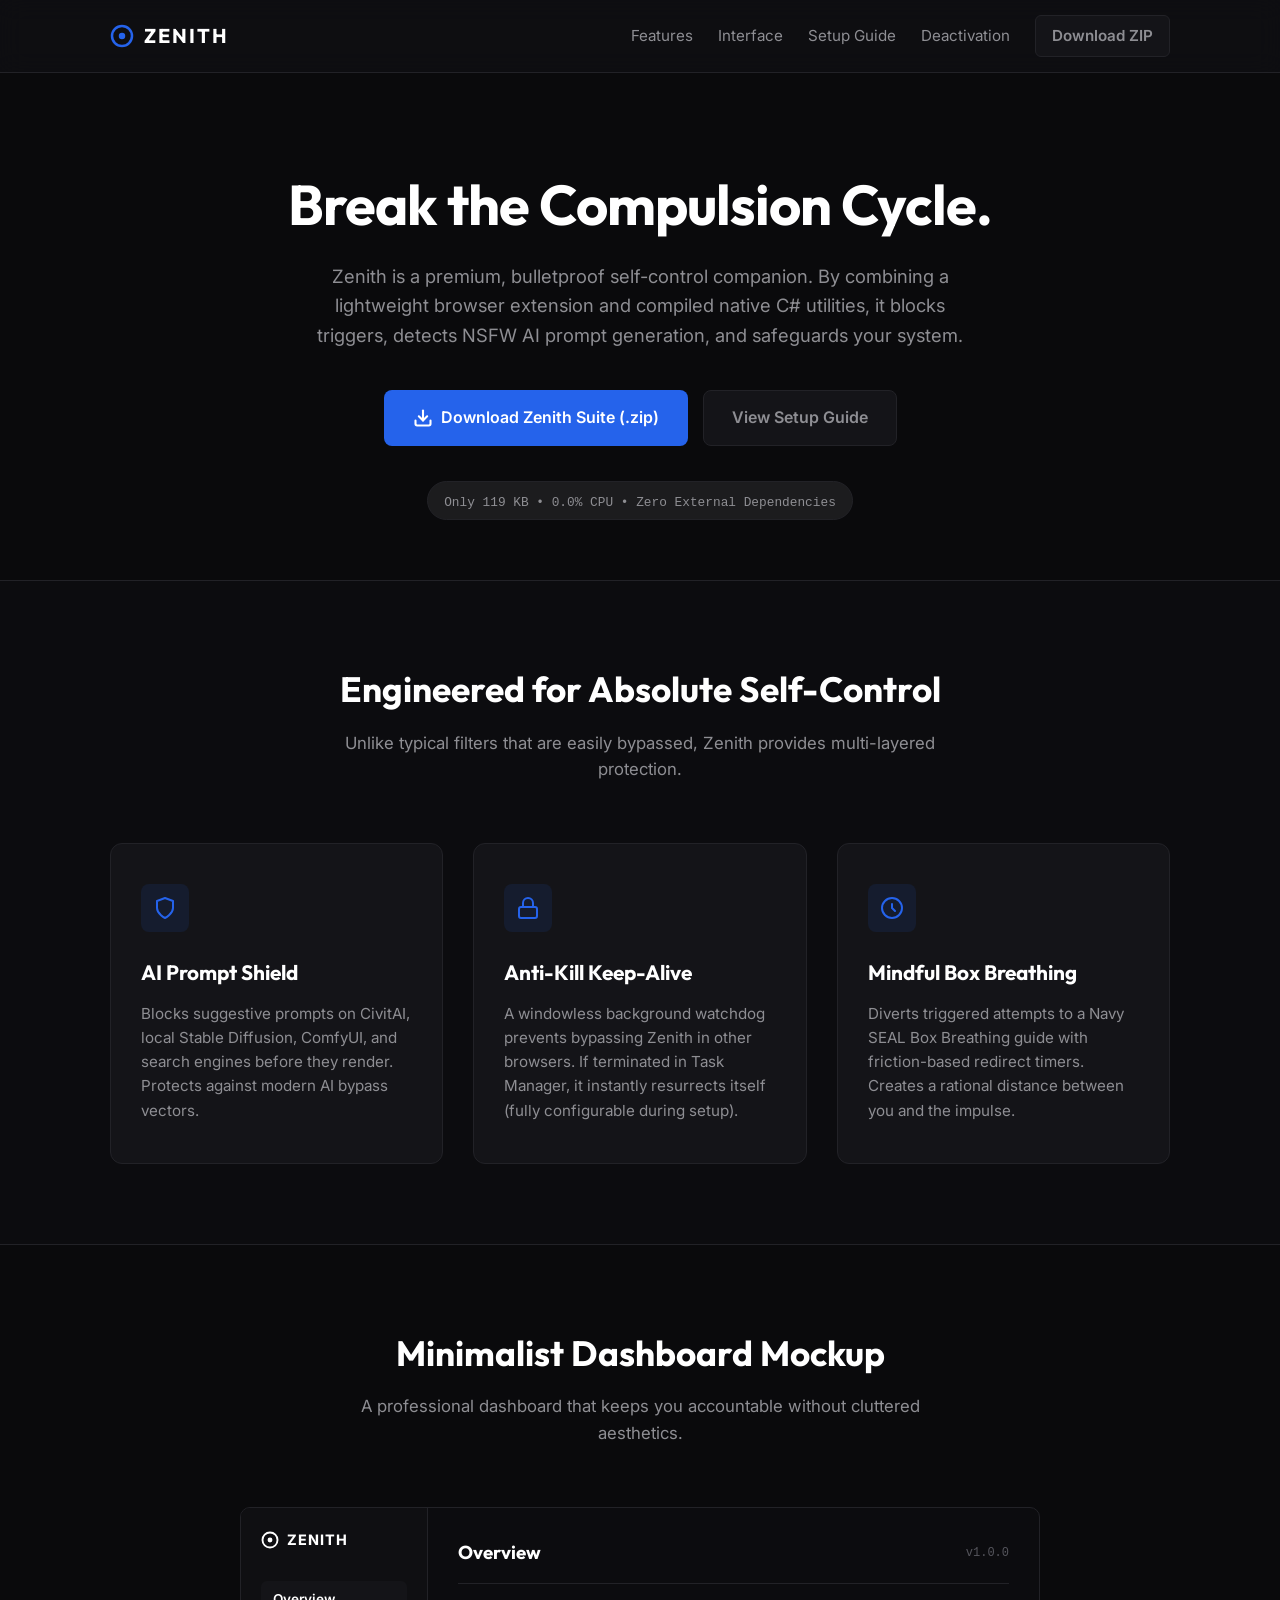
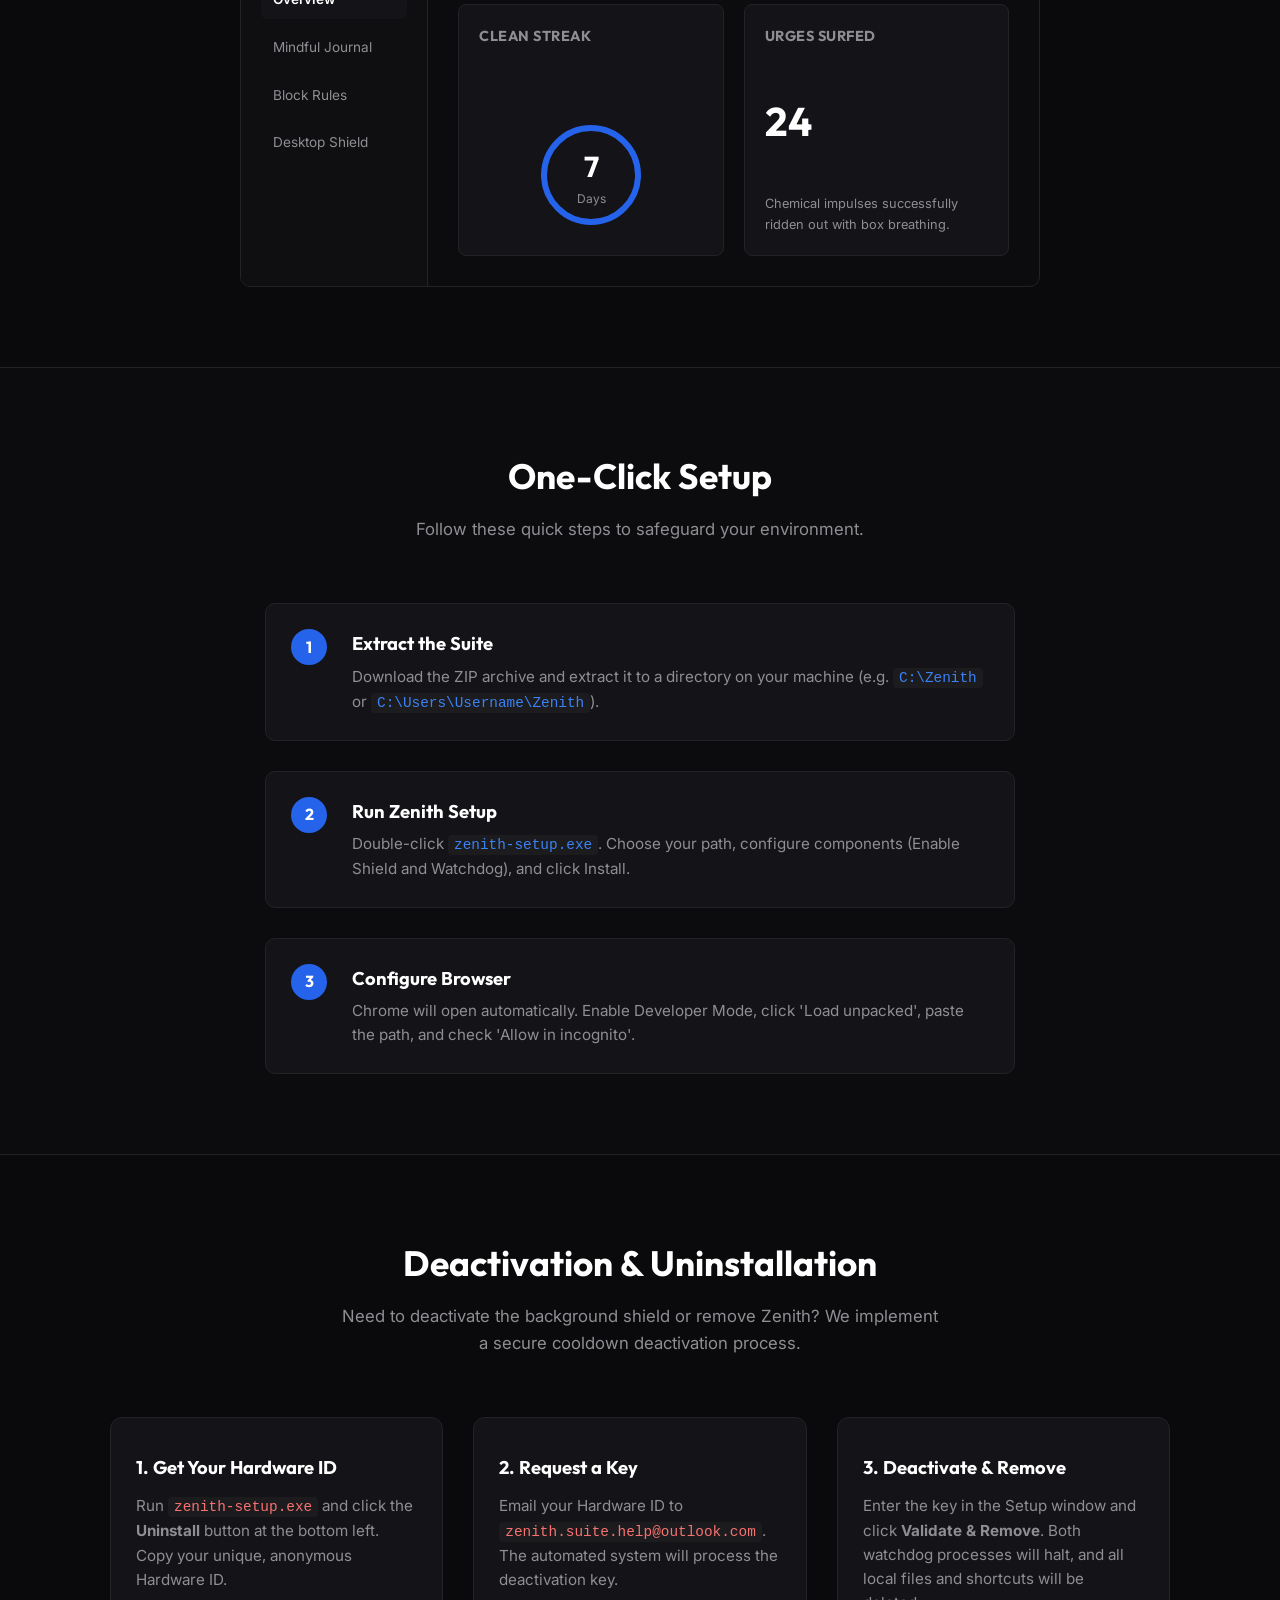
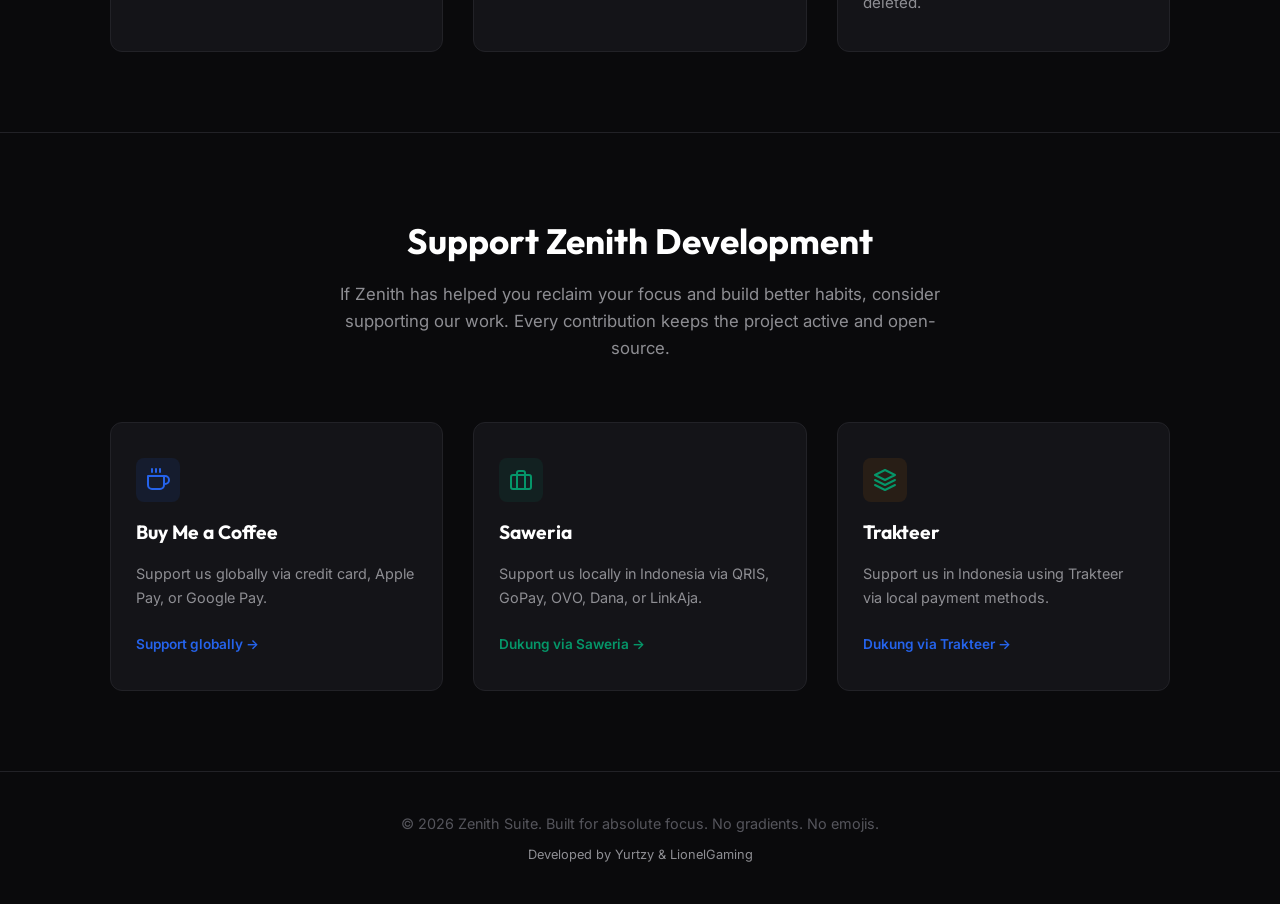
<file: docs/index.html>
<!DOCTYPE html>
<html lang="en">
<head>
  <meta charset="UTF-8">
  <meta name="viewport" content="width=device-width, initial-scale=1.0">
  <title>Zenith Anti-PMO - Reclaim Your Focus and Mental Clarity</title>
  <meta name="description" content="Zenith is a premium, system-wide self-control suite featuring an AI Prompt Guard, standalone desktop launcher, and silent background watchdog shield.">
  <link rel="stylesheet" href="index.css">
  <link href="https://fonts.googleapis.com/css2?family=Outfit:wght@300;400;500;700&family=Inter:wght@300;400;500;600&display=swap" rel="stylesheet">
</head>
<body>

  <!-- Top Navigation Header -->
  <header class="site-header">
    <div class="header-container">
      <div class="logo-area">
        <svg class="logo-icon" width="24" height="24" viewBox="0 0 24 24" fill="none" stroke="currentColor" stroke-width="2.5" stroke-linecap="round" stroke-linejoin="round">
          <circle cx="12" cy="12" r="10"></circle>
          <circle cx="12" cy="12" r="2" fill="currentColor"></circle>
        </svg>
        <span class="logo-text">ZENITH</span>
      </div>
      <nav class="nav-links">
        <a href="#features" id="nav-features-link">Features</a>
        <a href="#mockup" id="nav-preview-link">Interface</a>
        <a href="#setup" id="nav-setup-link">Setup Guide</a>
        <a href="#uninstall" id="nav-uninstall-link">Deactivation</a>
        <a href="downloads/zenith-anti-pmo.zip" class="btn btn-nav-download" id="nav-download-btn">Download ZIP</a>
      </nav>
    </div>
  </header>

  <!-- Hero Heroic Section -->
  <section class="hero-section">
    <div class="hero-container">
      <h1 class="hero-title" id="main-hero-title">Break the Compulsion Cycle.</h1>
      <p class="hero-subtitle">Zenith is a premium, bulletproof self-control companion. By combining a lightweight browser extension and compiled native C# utilities, it blocks triggers, detects NSFW AI prompt generation, and safeguards your system.</p>
      <div class="hero-actions">
        <a href="downloads/zenith-anti-pmo.zip" class="btn btn-primary btn-large" id="hero-download-btn">
          <svg width="20" height="20" viewBox="0 0 24 24" fill="none" stroke="currentColor" stroke-width="2.5" stroke-linecap="round" stroke-linejoin="round">
            <path d="M21 15v4a2 2 0 0 1-2 2H5a2 2 0 0 1-2-2v-4"></path>
            <polyline points="7 10 12 15 17 10"></polyline>
            <line x1="12" y1="15" x2="12" y2="3"></line>
          </svg>
          Download Zenith Suite (.zip)
        </a>
        <a href="#setup" class="btn btn-secondary btn-large" id="hero-setup-link">View Setup Guide</a>
      </div>
      <div class="hero-badge">
        <span class="badge-text">Only 119 KB • 0.0% CPU • Zero External Dependencies</span>
      </div>
    </div>
  </section>

  <!-- Features Grid Section -->
  <section id="features" class="features-section">
    <div class="section-container">
      <h2 class="section-title">Engineered for Absolute Self-Control</h2>
      <p class="section-subtitle">Unlike typical filters that are easily bypassed, Zenith provides multi-layered protection.</p>
      
      <div class="features-grid">
        <!-- Feature 1: AI Prompt Guard -->
        <div class="feature-card">
          <div class="feature-icon-wrapper">
            <svg class="feature-icon" width="24" height="24" viewBox="0 0 24 24" fill="none" stroke="currentColor" stroke-width="2" stroke-linecap="round" stroke-linejoin="round">
              <path d="M12 22s8-4 8-10V5l-8-3-8 3v7c0 6 8 10 8 10z"></path>
            </svg>
          </div>
          <h3>AI Prompt Shield</h3>
          <p>Blocks suggestive prompts on CivitAI, local Stable Diffusion, ComfyUI, and search engines before they render. Protects against modern AI bypass vectors.</p>
        </div>

        <!-- Feature 2: Double-Process Watchdog -->
        <div class="feature-card">
          <div class="feature-icon-wrapper">
            <svg class="feature-icon" width="24" height="24" viewBox="0 0 24 24" fill="none" stroke="currentColor" stroke-width="2" stroke-linecap="round" stroke-linejoin="round">
              <rect x="3" y="11" width="18" height="11" rx="2" ry="2"></rect>
              <path d="M7 11V7a5 5 0 0 1 10 0v4"></path>
            </svg>
          </div>
          <h3>Anti-Kill Keep-Alive</h3>
          <p>A windowless background watchdog prevents bypassing Zenith in other browsers. If terminated in Task Manager, it instantly resurrects itself (fully configurable during setup).</p>
        </div>

        <!-- Feature 3: Mindful Pause -->
        <div class="feature-card">
          <div class="feature-icon-wrapper">
            <svg class="feature-icon" width="24" height="24" viewBox="0 0 24 24" fill="none" stroke="currentColor" stroke-width="2" stroke-linecap="round" stroke-linejoin="round">
              <circle cx="12" cy="12" r="10"></circle>
              <path d="M12 8v4l3 3"></path>
            </svg>
          </div>
          <h3>Mindful Box Breathing</h3>
          <p>Diverts triggered attempts to a Navy SEAL Box Breathing guide with friction-based redirect timers. Creates a rational distance between you and the impulse.</p>
        </div>
      </div>
    </div>
  </section>

  <!-- CSS-Based Interface Preview Mockup -->
  <section id="mockup" class="mockup-section">
    <div class="section-container">
      <h2 class="section-title">Minimalist Dashboard Mockup</h2>
      <p class="section-subtitle">A professional dashboard that keeps you accountable without cluttered aesthetics.</p>
      
      <div class="dashboard-mockup">
        <div class="mockup-sidebar">
          <div class="mockup-logo">
            <svg width="18" height="18" viewBox="0 0 24 24" fill="none" stroke="currentColor" stroke-width="2.5">
              <circle cx="12" cy="12" r="10"></circle>
              <circle cx="12" cy="12" r="2" fill="currentColor"></circle>
            </svg>
            <span>ZENITH</span>
          </div>
          <div class="mockup-nav">
            <div class="mockup-nav-item active">Overview</div>
            <div class="mockup-nav-item">Mindful Journal</div>
            <div class="mockup-nav-item">Block Rules</div>
            <div class="mockup-nav-item">Desktop Shield</div>
          </div>
        </div>
        <div class="mockup-content">
          <div class="mockup-header">
            <h3>Overview</h3>
            <span class="mockup-version">v1.0.0</span>
          </div>
          <div class="mockup-grid">
            <div class="mockup-card main-streak">
              <h4>Clean Streak</h4>
              <div class="mockup-streak-circle">
                <div class="mockup-streak-number">7</div>
                <div class="mockup-streak-label">Days</div>
              </div>
            </div>
            <div class="mockup-card quick-stats">
              <h4>Urges Surfed</h4>
              <div class="mockup-stat-number">24</div>
              <p>Chemical impulses successfully ridden out with box breathing.</p>
            </div>
          </div>
        </div>
      </div>
    </div>
  </section>

  <!-- Step-by-Step Installation Guide -->
  <section id="setup" class="setup-section">
    <div class="section-container">
      <h2 class="section-title">One-Click Setup</h2>
      <p class="section-subtitle">Follow these quick steps to safeguard your environment.</p>
      
      <div class="setup-steps">
        <div class="setup-step">
          <div class="step-badge">1</div>
          <div class="step-content">
            <h3>Extract the Suite</h3>
            <p>Download the ZIP archive and extract it to a directory on your machine (e.g. <code>C:\Zenith</code> or <code>C:\Users\Username\Zenith</code>).</p>
          </div>
        </div>
        <div class="setup-step">
          <div class="step-badge">2</div>
          <div class="step-content">
            <h3>Run Zenith Setup</h3>
            <p>Double-click <code>zenith-setup.exe</code>. Choose your path, configure components (Enable Shield and Watchdog), and click Install.</p>
          </div>
        </div>
        <div class="setup-step">
          <div class="step-badge">3</div>
          <div class="step-content">
            <h3>Configure Browser</h3>
            <p>Chrome will open automatically. Enable Developer Mode, click 'Load unpacked', paste the path, and check 'Allow in incognito'.</p>
          </div>
        </div>
      </div>
    </div>
  </section>

  <!-- Uninstallation & Deactivation Section -->
  <section id="uninstall" class="uninstall-section">
    <div class="section-container">
      <h2 class="section-title">Deactivation & Uninstallation</h2>
      <p class="section-subtitle">Need to deactivate the background shield or remove Zenith? We implement a secure cooldown deactivation process.</p>
      
      <div class="uninstall-steps">
        <div class="uninstall-step-card">
          <h4>1. Get Your Hardware ID</h4>
          <p>Run <code>zenith-setup.exe</code> and click the <strong>Uninstall</strong> button at the bottom left. Copy your unique, anonymous Hardware ID.</p>
        </div>
        <div class="uninstall-step-card">
          <h4>2. Request a Key</h4>
          <p>Email your Hardware ID to <code>zenith.suite.help@outlook.com</code>. The automated system will process the deactivation key.</p>
        </div>
        <div class="uninstall-step-card">
          <h4>3. Deactivate & Remove</h4>
          <p>Enter the key in the Setup window and click <strong>Validate & Remove</strong>. Both watchdog processes will halt, and all local files and shortcuts will be deleted.</p>
        </div>
      </div>
    </div>
  </section>

  <!-- Donation Support Section -->
  <section id="donate" class="donate-section">
    <div class="section-container">
      <h2 class="section-title">Support Zenith Development</h2>
      <p class="section-subtitle">If Zenith has helped you reclaim your focus and build better habits, consider supporting our work. Every contribution keeps the project active and open-source.</p>
      
      <div class="donate-grid">
        <!-- Global: Buy Me a Coffee -->
        <a href="https://buymeacoffee.com/yurtzy" target="_blank" class="donate-card" id="donate-bmc">
          <div class="donate-icon-wrapper">
            <svg width="24" height="24" viewBox="0 0 24 24" fill="none" stroke="currentColor" stroke-width="2" stroke-linecap="round" stroke-linejoin="round">
              <path d="M18 8h1a4 4 0 0 1 0 8h-1"></path>
              <path d="M2 8h16v9a4 4 0 0 1-4 4H6a4 4 0 0 1-4-4V8z"></path>
              <line x1="6" y1="1" x2="6" y2="4"></line>
              <line x1="10" y1="1" x2="10" y2="4"></line>
              <line x1="14" y1="1" x2="14" y2="4"></line>
            </svg>
          </div>
          <h3>Buy Me a Coffee</h3>
          <p>Support us globally via credit card, Apple Pay, or Google Pay.</p>
          <span class="donate-link-text">Support globally &rarr;</span>
        </a>

        <!-- Indonesia: Saweria -->
        <a href="https://saweria.co/yurtzy" target="_blank" class="donate-card" id="donate-saweria">
          <div class="donate-icon-wrapper">
            <svg width="24" height="24" viewBox="0 0 24 24" fill="none" stroke="currentColor" stroke-width="2" stroke-linecap="round" stroke-linejoin="round">
              <rect x="2" y="7" width="20" height="14" rx="2" ry="2"></rect>
              <path d="M16 21V5a2 2 0 0 0-2-2h-4a2 2 0 0 0-2 2v16"></path>
            </svg>
          </div>
          <h3>Saweria</h3>
          <p>Support us locally in Indonesia via QRIS, GoPay, OVO, Dana, or LinkAja.</p>
          <span class="donate-link-text">Dukung via Saweria &rarr;</span>
        </a>

        <!-- Indonesia: Trakteer -->
        <a href="https://trakteer.id/yurtzy" target="_blank" class="donate-card" id="donate-trakteer">
          <div class="donate-icon-wrapper">
            <svg width="24" height="24" viewBox="0 0 24 24" fill="none" stroke="currentColor" stroke-width="2" stroke-linecap="round" stroke-linejoin="round">
              <path d="M12 2L2 7l10 5 10-5-10-5z"></path>
              <path d="M2 17l10 5 10-5"></path>
              <path d="M2 12l10 5 10-5"></path>
            </svg>
          </div>
          <h3>Trakteer</h3>
          <p>Support us in Indonesia using Trakteer via local payment methods.</p>
          <span class="donate-link-text">Dukung via Trakteer &rarr;</span>
        </a>
      </div>
    </div>
  </section>

  <!-- Page Footer -->
  <footer class="site-footer">
    <div class="footer-container">
      <p>&copy; 2026 Zenith Suite. Built for absolute focus. No gradients. No emojis.</p>
      <p class="footer-attribution">Developed by Yurtzy & LionelGaming</p>
    </div>
  </footer>

  <script src="index.js"></script>
</body>
</html>
</file>
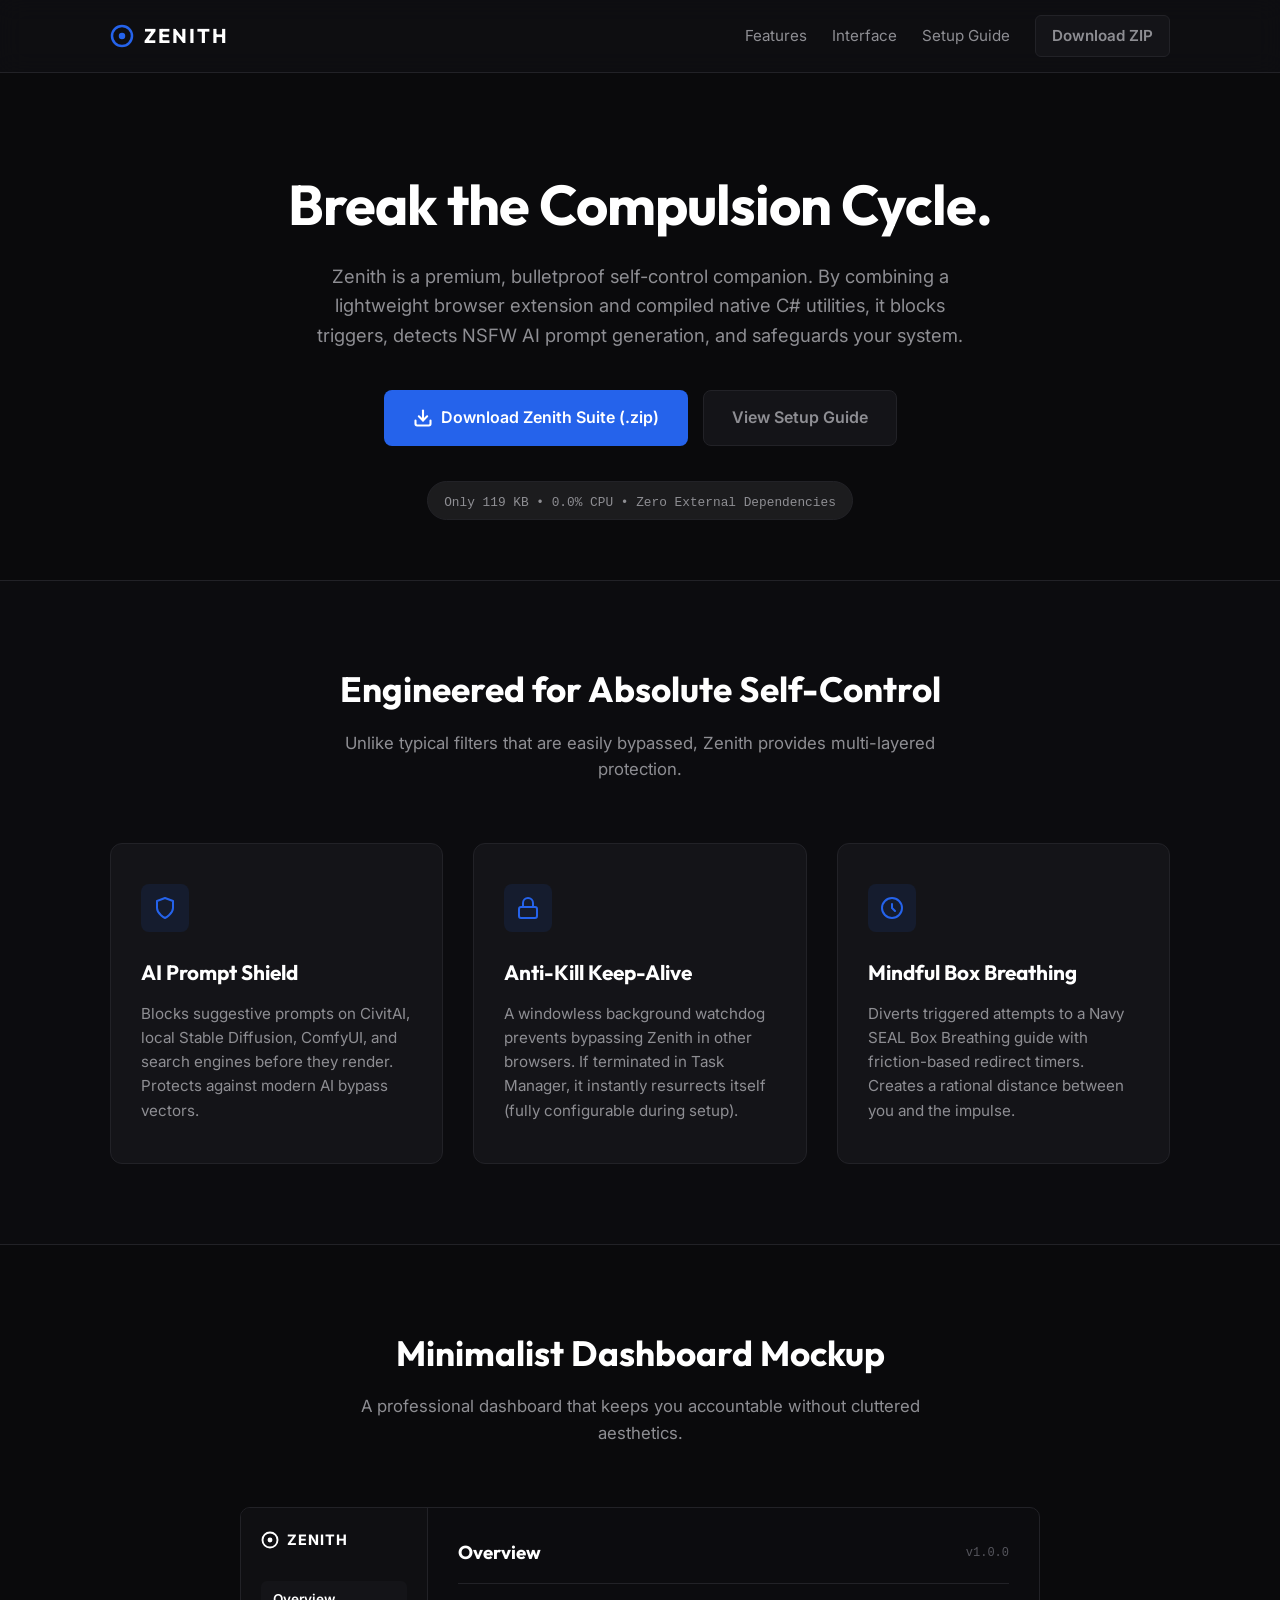
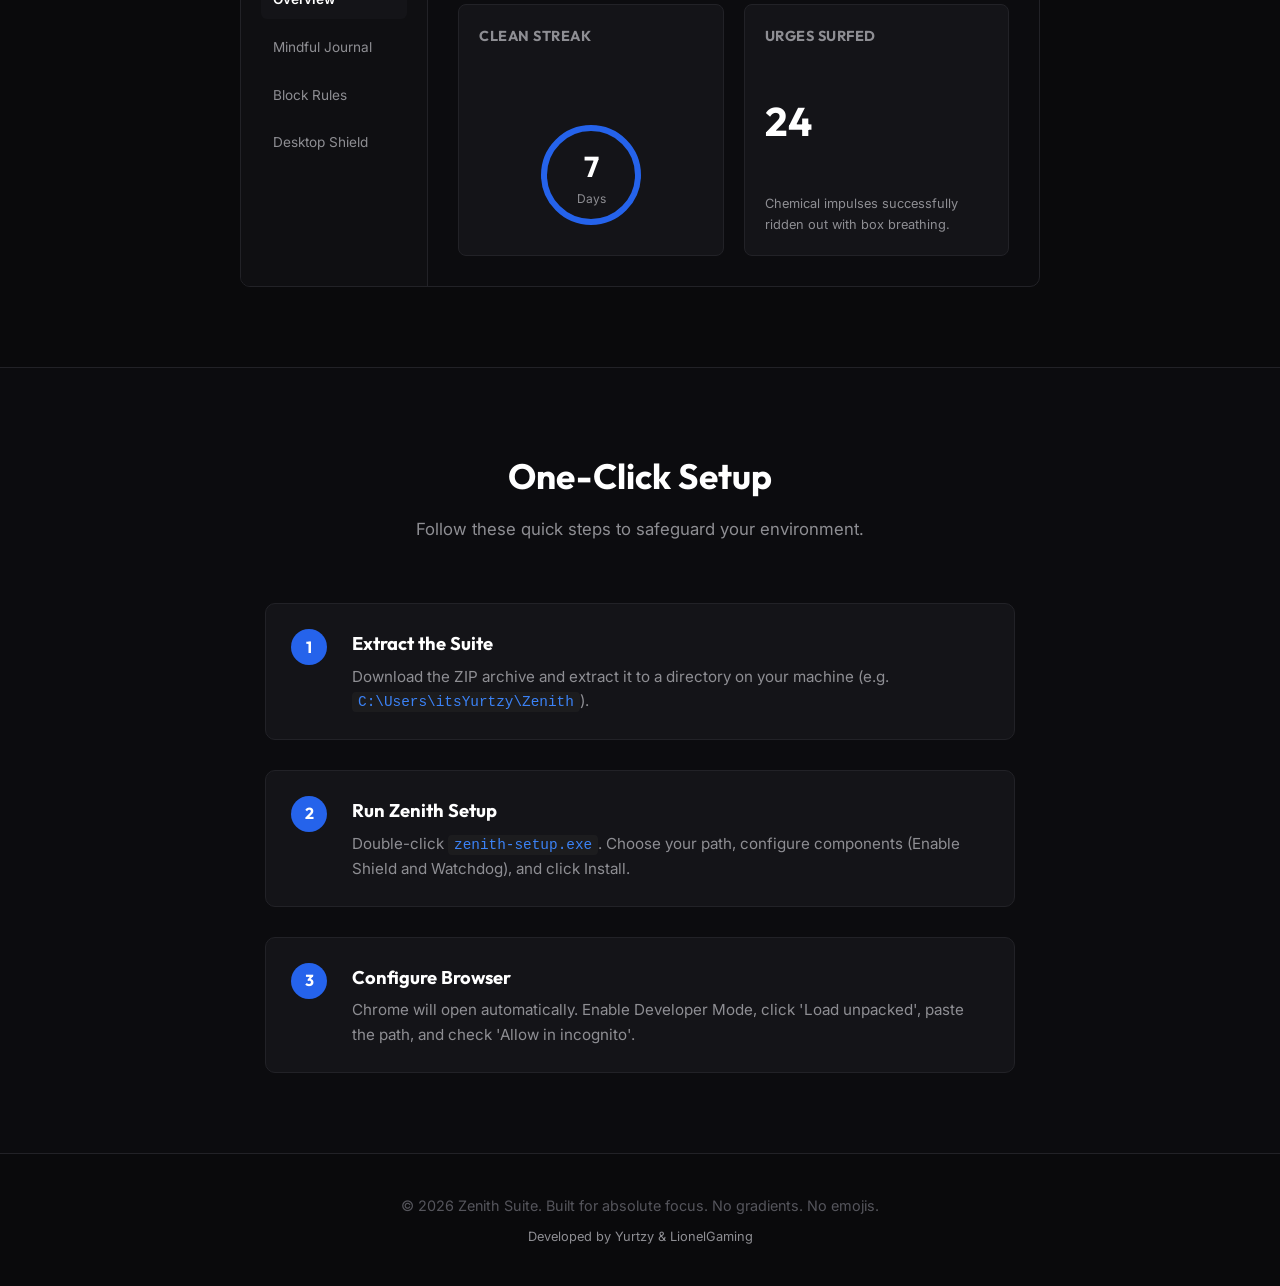
<file: website/index.html>
<!DOCTYPE html>
<html lang="en">
<head>
  <meta charset="UTF-8">
  <meta name="viewport" content="width=device-width, initial-scale=1.0">
  <title>Zenith Anti-PMO - Reclaim Your Focus and Mental Clarity</title>
  <meta name="description" content="Zenith is a premium, system-wide self-control suite featuring an AI Prompt Guard, standalone desktop launcher, and silent background watchdog shield.">
  <link rel="stylesheet" href="index.css">
  <link href="https://fonts.googleapis.com/css2?family=Outfit:wght@300;400;500;700&family=Inter:wght@300;400;500;600&display=swap" rel="stylesheet">
</head>
<body>

  <!-- Top Navigation Header -->
  <header class="site-header">
    <div class="header-container">
      <div class="logo-area">
        <svg class="logo-icon" width="24" height="24" viewBox="0 0 24 24" fill="none" stroke="currentColor" stroke-width="2.5" stroke-linecap="round" stroke-linejoin="round">
          <circle cx="12" cy="12" r="10"></circle>
          <circle cx="12" cy="12" r="2" fill="currentColor"></circle>
        </svg>
        <span class="logo-text">ZENITH</span>
      </div>
      <nav class="nav-links">
        <a href="#features" id="nav-features-link">Features</a>
        <a href="#mockup" id="nav-preview-link">Interface</a>
        <a href="#setup" id="nav-setup-link">Setup Guide</a>
        <a href="downloads/zenith-anti-pmo.zip" class="btn btn-nav-download" id="nav-download-btn">Download ZIP</a>
      </nav>
    </div>
  </header>

  <!-- Hero Heroic Section -->
  <section class="hero-section">
    <div class="hero-container">
      <h1 class="hero-title" id="main-hero-title">Break the Compulsion Cycle.</h1>
      <p class="hero-subtitle">Zenith is a premium, bulletproof self-control companion. By combining a lightweight browser extension and compiled native C# utilities, it blocks triggers, detects NSFW AI prompt generation, and safeguards your system.</p>
      <div class="hero-actions">
        <a href="downloads/zenith-anti-pmo.zip" class="btn btn-primary btn-large" id="hero-download-btn">
          <svg width="20" height="20" viewBox="0 0 24 24" fill="none" stroke="currentColor" stroke-width="2.5" stroke-linecap="round" stroke-linejoin="round">
            <path d="M21 15v4a2 2 0 0 1-2 2H5a2 2 0 0 1-2-2v-4"></path>
            <polyline points="7 10 12 15 17 10"></polyline>
            <line x1="12" y1="15" x2="12" y2="3"></line>
          </svg>
          Download Zenith Suite (.zip)
        </a>
        <a href="#setup" class="btn btn-secondary btn-large" id="hero-setup-link">View Setup Guide</a>
      </div>
      <div class="hero-badge">
        <span class="badge-text">Only 119 KB • 0.0% CPU • Zero External Dependencies</span>
      </div>
    </div>
  </section>

  <!-- Features Grid Section -->
  <section id="features" class="features-section">
    <div class="section-container">
      <h2 class="section-title">Engineered for Absolute Self-Control</h2>
      <p class="section-subtitle">Unlike typical filters that are easily bypassed, Zenith provides multi-layered protection.</p>
      
      <div class="features-grid">
        <!-- Feature 1: AI Prompt Guard -->
        <div class="feature-card">
          <div class="feature-icon-wrapper">
            <svg class="feature-icon" width="24" height="24" viewBox="0 0 24 24" fill="none" stroke="currentColor" stroke-width="2" stroke-linecap="round" stroke-linejoin="round">
              <path d="M12 22s8-4 8-10V5l-8-3-8 3v7c0 6 8 10 8 10z"></path>
            </svg>
          </div>
          <h3>AI Prompt Shield</h3>
          <p>Blocks suggestive prompts on CivitAI, local Stable Diffusion, ComfyUI, and search engines before they render. Protects against modern AI bypass vectors.</p>
        </div>

        <!-- Feature 2: Double-Process Watchdog -->
        <div class="feature-card">
          <div class="feature-icon-wrapper">
            <svg class="feature-icon" width="24" height="24" viewBox="0 0 24 24" fill="none" stroke="currentColor" stroke-width="2" stroke-linecap="round" stroke-linejoin="round">
              <rect x="3" y="11" width="18" height="11" rx="2" ry="2"></rect>
              <path d="M7 11V7a5 5 0 0 1 10 0v4"></path>
            </svg>
          </div>
          <h3>Anti-Kill Keep-Alive</h3>
          <p>A windowless background watchdog prevents bypassing Zenith in other browsers. If terminated in Task Manager, it instantly resurrects itself (fully configurable during setup).</p>
        </div>

        <!-- Feature 3: Mindful Pause -->
        <div class="feature-card">
          <div class="feature-icon-wrapper">
            <svg class="feature-icon" width="24" height="24" viewBox="0 0 24 24" fill="none" stroke="currentColor" stroke-width="2" stroke-linecap="round" stroke-linejoin="round">
              <circle cx="12" cy="12" r="10"></circle>
              <path d="M12 8v4l3 3"></path>
            </svg>
          </div>
          <h3>Mindful Box Breathing</h3>
          <p>Diverts triggered attempts to a Navy SEAL Box Breathing guide with friction-based redirect timers. Creates a rational distance between you and the impulse.</p>
        </div>
      </div>
    </div>
  </section>

  <!-- CSS-Based Interface Preview Mockup -->
  <section id="mockup" class="mockup-section">
    <div class="section-container">
      <h2 class="section-title">Minimalist Dashboard Mockup</h2>
      <p class="section-subtitle">A professional dashboard that keeps you accountable without cluttered aesthetics.</p>
      
      <div class="dashboard-mockup">
        <div class="mockup-sidebar">
          <div class="mockup-logo">
            <svg width="18" height="18" viewBox="0 0 24 24" fill="none" stroke="currentColor" stroke-width="2.5">
              <circle cx="12" cy="12" r="10"></circle>
              <circle cx="12" cy="12" r="2" fill="currentColor"></circle>
            </svg>
            <span>ZENITH</span>
          </div>
          <div class="mockup-nav">
            <div class="mockup-nav-item active">Overview</div>
            <div class="mockup-nav-item">Mindful Journal</div>
            <div class="mockup-nav-item">Block Rules</div>
            <div class="mockup-nav-item">Desktop Shield</div>
          </div>
        </div>
        <div class="mockup-content">
          <div class="mockup-header">
            <h3>Overview</h3>
            <span class="mockup-version">v1.0.0</span>
          </div>
          <div class="mockup-grid">
            <div class="mockup-card main-streak">
              <h4>Clean Streak</h4>
              <div class="mockup-streak-circle">
                <div class="mockup-streak-number">7</div>
                <div class="mockup-streak-label">Days</div>
              </div>
            </div>
            <div class="mockup-card quick-stats">
              <h4>Urges Surfed</h4>
              <div class="mockup-stat-number">24</div>
              <p>Chemical impulses successfully ridden out with box breathing.</p>
            </div>
          </div>
        </div>
      </div>
    </div>
  </section>

  <!-- Step-by-Step Installation Guide -->
  <section id="setup" class="setup-section">
    <div class="section-container">
      <h2 class="section-title">One-Click Setup</h2>
      <p class="section-subtitle">Follow these quick steps to safeguard your environment.</p>
      
      <div class="setup-steps">
        <div class="setup-step">
          <div class="step-badge">1</div>
          <div class="step-content">
            <h3>Extract the Suite</h3>
            <p>Download the ZIP archive and extract it to a directory on your machine (e.g. <code>C:\Users\itsYurtzy\Zenith</code>).</p>
          </div>
        </div>
        <div class="setup-step">
          <div class="step-badge">2</div>
          <div class="step-content">
            <h3>Run Zenith Setup</h3>
            <p>Double-click <code>zenith-setup.exe</code>. Choose your path, configure components (Enable Shield and Watchdog), and click Install.</p>
          </div>
        </div>
        <div class="setup-step">
          <div class="step-badge">3</div>
          <div class="step-content">
            <h3>Configure Browser</h3>
            <p>Chrome will open automatically. Enable Developer Mode, click 'Load unpacked', paste the path, and check 'Allow in incognito'.</p>
          </div>
        </div>
      </div>
    </div>
  </section>

  <!-- Page Footer -->
  <footer class="site-footer">
    <div class="footer-container">
      <p>&copy; 2026 Zenith Suite. Built for absolute focus. No gradients. No emojis.</p>
      <p class="footer-attribution">Developed by Yurtzy & LionelGaming</p>
    </div>
  </footer>

  <script src="index.js"></script>
</body>
</html>
</file>
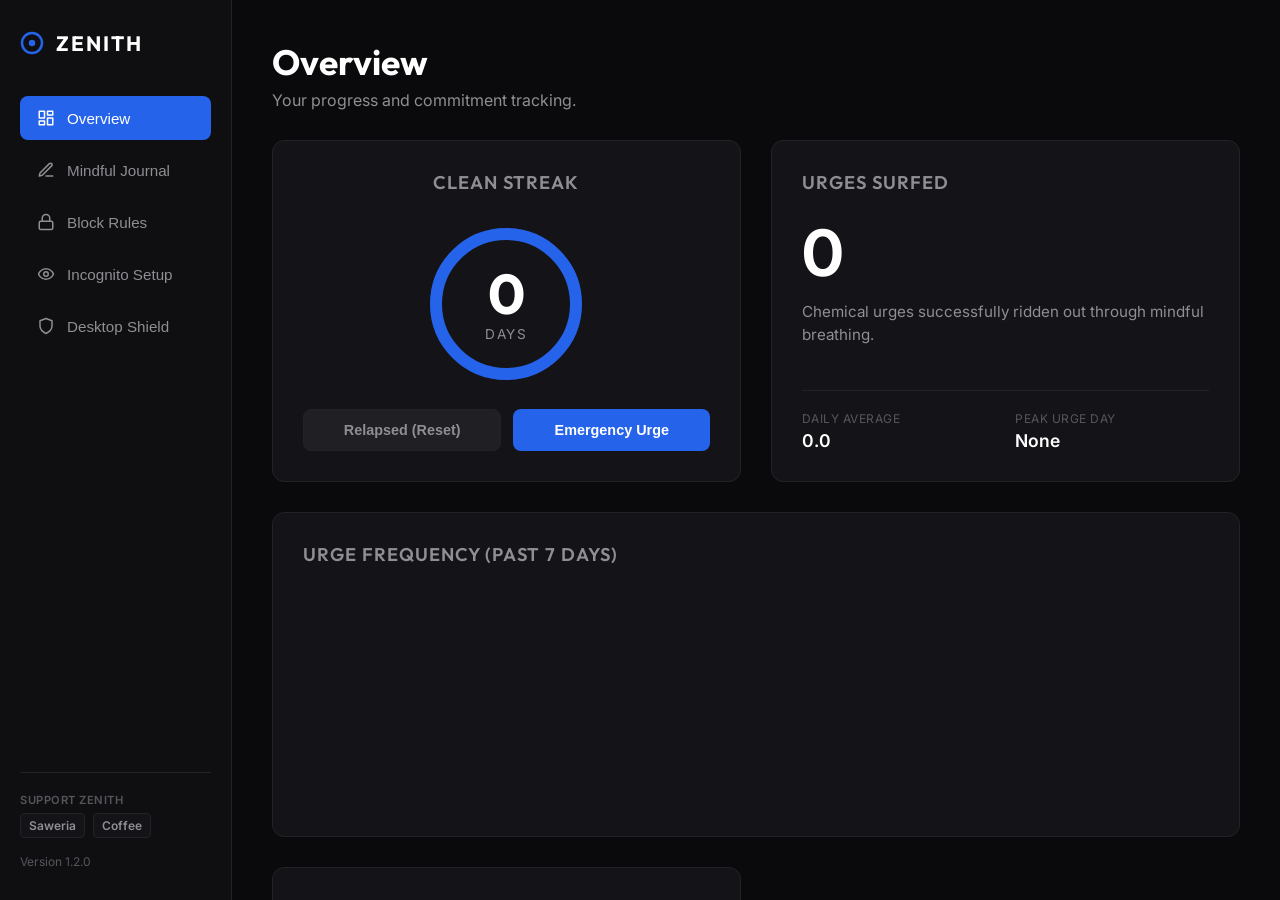
<file: dashboard/dashboard.html>
<!DOCTYPE html>
<html lang="en">
<head>
  <meta charset="UTF-8">
  <meta name="viewport" content="width=device-width, initial-scale=1.0">
  <title>Zenith Anti-PMO - Control Center</title>
  <link rel="stylesheet" href="dashboard.css">
  <link href="https://fonts.googleapis.com/css2?family=Outfit:wght@300;400;500;700&family=Inter:wght@300;400;500;600&display=swap" rel="stylesheet">
</head>
<body>
  <div class="app-container">
    
    <!-- Sidebar Navigation -->
    <aside class="sidebar">
      <div class="logo-area">
        <svg class="logo-icon" width="24" height="24" viewBox="0 0 24 24" fill="none" stroke="currentColor" stroke-width="2.5" stroke-linecap="round" stroke-linejoin="round">
          <circle cx="12" cy="12" r="10"></circle>
          <circle cx="12" cy="12" r="2" fill="currentColor"></circle>
        </svg>
        <span class="logo-text">ZENITH</span>
      </div>
      <nav class="nav-menu">
        <button class="nav-btn active" data-tab="overview">
          <svg width="18" height="18" viewBox="0 0 24 24" fill="none" stroke="currentColor" stroke-width="2" stroke-linecap="round" stroke-linejoin="round"><rect x="3" y="3" width="7" height="9"></rect><rect x="14" y="3" width="7" height="5"></rect><rect x="14" y="12" width="7" height="9"></rect><rect x="3" y="16" width="7" height="5"></rect></svg>
          Overview
        </button>
        <button class="nav-btn" data-tab="journal">
          <svg width="18" height="18" viewBox="0 0 24 24" fill="none" stroke="currentColor" stroke-width="2" stroke-linecap="round" stroke-linejoin="round"><path d="M12 20h9"></path><path d="M16.5 3.5a2.121 2.121 0 0 1 3 3L7 19l-4 1 1-4L16.5 3.5z"></path></svg>
          Mindful Journal
        </button>
        <button class="nav-btn" data-tab="rules">
          <svg width="18" height="18" viewBox="0 0 24 24" fill="none" stroke="currentColor" stroke-width="2" stroke-linecap="round" stroke-linejoin="round"><rect x="3" y="11" width="18" height="11" rx="2" ry="2"></rect><path d="M7 11V7a5 5 0 0 1 10 0v4"></path></svg>
          Block Rules
        </button>
        <button class="nav-btn" data-tab="incognito">
          <svg width="18" height="18" viewBox="0 0 24 24" fill="none" stroke="currentColor" stroke-width="2" stroke-linecap="round" stroke-linejoin="round"><path d="M2 12s3-7 10-7 10 7 10 7-3 7-10 7-10-7-10-7z"></path><circle cx="12" cy="12" r="3"></circle></svg>
          Incognito Setup
        </button>
        <button class="nav-btn" data-tab="shield">
          <svg width="18" height="18" viewBox="0 0 24 24" fill="none" stroke="currentColor" stroke-width="2" stroke-linecap="round" stroke-linejoin="round"><path d="M12 22s8-4 8-10V5l-8-3-8 3v7c0 6 8 10 8 10z"></path></svg>
          Desktop Shield
        </button>
      </nav>
      <div class="sidebar-footer">
        <div class="support-area">
          <span class="support-label">Support Zenith</span>
          <div class="support-links">
            <a href="https://saweria.co/yurtzy" target="_blank" title="Dukung via Saweria" class="support-link link-saweria">Saweria</a>
            <a href="https://buymeacoffee.com/yurtzy" target="_blank" title="Buy Me a Coffee" class="support-link link-bmc">Coffee</a>
          </div>
        </div>
        <span class="version-tag">Version 1.2.0</span>
      </div>
    </aside>

    <!-- Main Content Area -->
    <main class="main-content">
      
      <!-- Tab: Overview -->
      <section id="overview" class="tab-content active">
        <header class="section-header">
          <h1>Overview</h1>
          <p class="subtitle">Your progress and commitment tracking.</p>
        </header>

        <div class="grid-container">
          
          <!-- Streak Box -->
          <div class="card streak-card">
            <h2 class="card-title">Clean Streak</h2>
            <div class="streak-display">
              <div class="progress-ring-container">
                <svg class="progress-ring" width="160" height="160">
                  <circle class="progress-ring-bg" stroke="#1f1f24" stroke-width="12" fill="transparent" r="70" cx="80" cy="80" />
                  <circle id="streak-ring" class="progress-ring-indicator" stroke="#2563eb" stroke-width="12" fill="transparent" r="70" cx="80" cy="80" />
                </svg>
                <div class="streak-number-wrapper">
                  <span id="streak-days" class="streak-days">0</span>
                  <span class="streak-label">Days</span>
                </div>
              </div>
            </div>
            <div class="streak-actions">
              <button id="reset-streak-btn" class="btn btn-secondary">Relapsed (Reset)</button>
              <button id="emergency-btn" class="btn btn-primary">Emergency Urge</button>
            </div>
          </div>

          <!-- Quick Stats Box -->
          <div class="card stats-card">
            <h2 class="card-title">Urges Surfed</h2>
            <div class="big-stat-number" id="total-urges">0</div>
            <p class="stat-description">Chemical urges successfully ridden out through mindful breathing.</p>
            
            <div class="stats-mini-grid">
              <div class="mini-stat-item">
                <span class="mini-stat-label">Daily Average</span>
                <span class="mini-stat-value" id="daily-avg">0.0</span>
              </div>
              <div class="mini-stat-item">
                <span class="mini-stat-label">Peak Urge Day</span>
                <span class="mini-stat-value" id="peak-day">None</span>
              </div>
            </div>
          </div>

          <!-- Weekly Chart Card -->
          <div class="card chart-card full-width">
            <h2 class="card-title">Urge Frequency (Past 7 Days)</h2>
            <div class="chart-wrapper">
              <canvas id="urge-chart" width="800" height="220"></canvas>
            </div>
          </div>

          <!-- Past Streaks History -->
          <div class="card full-width" id="past-streaks-card">
            <h2 class="card-title">Past Streaks</h2>
            <div class="table-wrapper">
              <table class="rules-table">
                <thead>
                  <tr>
                    <th>Start Date</th>
                    <th>End Date</th>
                    <th style="text-align: right;">Duration</th>
                  </tr>
                </thead>
                <tbody id="streak-history-list">
                  <!-- Dynamic entries -->
                </tbody>
              </table>
            </div>
          </div>

        </div>
      </section>

      <!-- Tab: Mindful Journal -->
      <section id="journal" class="tab-content">
        <header class="section-header">
          <h1>Mindful Journal</h1>
          <p class="subtitle">Documenting urges is crucial. It reveals triggers and processes raw emotions.</p>
        </header>

        <div class="journal-container">
          <!-- Journal Form -->
          <div class="card journal-form-card">
            <h2>New Entry</h2>
            <form id="journal-form">
              <div class="form-group">
                <label for="journal-trigger">What triggered the urge?</label>
                <select id="journal-trigger" required>
                  <option value="Boredom">Boredom / Idle Time</option>
                  <option value="Stress">Stress / Anxiety</option>
                  <option value="Loneliness">Loneliness / Isolation</option>
                  <option value="Fatigue">Fatigue / Tiredness</option>
                  <option value="Social Media">Social Media Trigger</option>
                  <option value="Random">Spontaneous / Biological</option>
                </select>
              </div>
              
              <div class="form-group">
                <label for="journal-intensity">Urge Intensity (1 - 10)</label>
                <input type="range" id="journal-intensity" min="1" max="10" value="5" class="slider">
                <div class="slider-labels">
                  <span>Mild</span>
                  <span id="intensity-val">5</span>
                  <span>Extreme</span>
                </div>
              </div>

              <div class="form-group">
                <label for="journal-notes">Journal Notes / Thoughts</label>
                <textarea id="journal-notes" placeholder="Write down exactly what you are feeling right now. Writing creates rational distance between you and the impulse..." rows="5" required></textarea>
              </div>

              <button type="submit" class="btn btn-primary">Save Reflection</button>
            </form>
          </div>

          <!-- Journal List -->
          <div class="card journal-history-card">
            <h2>Reflection History</h2>
            <div id="journal-list" class="journal-list">
              <div class="empty-state">
                <p>No journal entries yet. Log your thoughts when an urge arises.</p>
              </div>
            </div>
          </div>
        </div>
      </section>

      <!-- Tab: Block Rules -->
      <section id="rules" class="tab-content">
        <header class="section-header">
          <h1>Block Rules</h1>
          <p class="subtitle">Customize sites and keywords to keep out of your sight.</p>
        </header>

        <div class="rules-container">
          <div class="card rules-input-card">
            <h2>Add Custom Block</h2>
            <p class="card-desc">Enter specific domains or trigger pages you want blocked entirely.</p>
            <form id="rules-form" class="inline-form">
              <input type="text" id="custom-site-input" placeholder="example.com or trigger-word" required>
              <button type="submit" class="btn btn-primary">Block Site</button>
            </form>
          </div>

          <div class="card rules-list-card">
            <h2>Active Blocked Items</h2>
            <div class="table-wrapper">
              <table class="rules-table">
                <thead>
                  <tr>
                    <th>Blocked Hostname / Keyword</th>
                    <th style="width: 100px; text-align: right;">Action</th>
                  </tr>
                </thead>
                <tbody id="custom-sites-list">
                  <!-- Dynamic entries -->
                </tbody>
              </table>
            </div>
          </div>
        </div>
      </section>

      <!-- Tab: Incognito Setup -->
      <section id="incognito" class="tab-content">
        <header class="section-header">
          <h1>Incognito Mode Setup</h1>
          <p class="subtitle">Ensure 100% protection where vulnerability is highest.</p>
        </header>

        <div class="card incognito-card">
          <h2>Enabling Incognito Interception</h2>
          <p class="lead-text">By default, Google Chrome disables extensions in Incognito/Private tabs. To allow Zenith to keep you safe in private windows, follow these simple visual steps:</p>
          
          <div class="steps-grid">
            <div class="step-card">
              <div class="step-num">1</div>
              <h3>Open Extensions</h3>
              <p>Open a new tab and navigate to: <code class="selectable-code">chrome://extensions</code></p>
            </div>
            
            <div class="step-card">
              <div class="step-num">2</div>
              <h3>Open Details</h3>
              <p>Find **Zenith Anti-PMO** in the list and click the **Details** button.</p>
            </div>
            
            <div class="step-card">
              <div class="step-num">3</div>
              <h3>Toggle Switch</h3>
              <p>Scroll down to find **"Allow in Incognito"** and toggle the switch to **Enabled**.</p>
            </div>
          </div>

          <div class="status-check-box" id="incognito-status-box">
            <svg class="status-icon" width="20" height="20" viewBox="0 0 24 24" fill="none" stroke="currentColor" stroke-width="2">
              <circle cx="12" cy="12" r="10"></circle>
              <line x1="12" y1="8" x2="12" y2="12"></line>
              <line x1="12" y1="16" x2="12.01" y2="16"></line>
            </svg>
            <span id="incognito-status-text">Status: Verification in progress...</span>
          </div>
        </div>
      </section>

      <!-- Tab: Desktop Shield -->
      <section id="shield" class="tab-content">
        <header class="section-header">
          <h1>Desktop Shield</h1>
          <p class="subtitle">System-level background prevention. Size: 6.5 KB. CPU: 0.0%.</p>
        </header>

        <div class="card incognito-card">
          <h2>Active System Bypass Protection</h2>
          <p class="lead-text">To prevent bypassing Zenith by launching other browsers (like Microsoft Edge or Firefox) or opening unprotected private windows, the windowless <strong>Zenith Shield</strong> application runs silently in the background. It monitors window titles for explicit triggers and terminates unauthorized activities instantly, redirecting you back to your Chrome breathing intervention page.</p>

          <div class="steps-grid">
            <div class="step-card">
              <div class="step-num">1</div>
              <h3>Launch the Shield</h3>
              <p>Navigate to the project folder and double-click <code class="selectable-code">zenith-shield.exe</code>. It runs completely hidden (no console window will appear).</p>
            </div>
            
            <div class="step-card">
              <div class="step-num">2</div>
              <h3>Setup Auto-Start</h3>
              <p>Press <code class="selectable-code">Win + R</code>, type <code class="selectable-code">shell:startup</code>, and press Enter. Right-click -> New Shortcut -> Browse and select the <code class="selectable-code">zenith-shield.exe</code> file.</p>
            </div>
            
            <div class="step-card">
              <div class="step-num">3</div>
              <h3>How to Disable</h3>
              <p>Open <strong>Task Manager</strong> (<code class="selectable-code">Ctrl+Shift+Esc</code>), look for <strong>zenith-shield</strong> in the Background Processes list, and click End Task.</p>
            </div>
          </div>

          <div class="status-check-box success">
            <svg class="status-icon" width="20" height="20" viewBox="0 0 24 24" fill="none" stroke="currentColor" stroke-width="2">
              <path d="M12 22s8-4 8-10V5l-8-3-8 3v7c0 6 8 10 8 10z"></path>
              <polyline points="9 11 11 13 15 9"></polyline>
            </svg>
            <span>Compiled Executable generated successfully at the root folder: zenith-shield.exe</span>
          </div>
        </div>

        <div class="card incognito-card" style="margin-top: 20px;">
          <h2>Safe Redirect Destination</h2>
          <p class="lead-text">When you click Go Safe on the intervention page, Zenith redirects you to this URL. Set it to a productive, distraction-free page.</p>
          <form id="safe-redirect-form" class="inline-form" style="margin-top: 16px;">
            <input type="url" id="safe-redirect-input" placeholder="https://www.google.com" required>
            <button type="submit" class="btn btn-primary">Save</button>
          </form>
          <p id="safe-redirect-saved" style="display:none; color: #3b82f6; font-size: 12px; margin-top: 8px;">Saved.</p>
        </div>
      </section>

    </main>
  </div>

  <!-- Relapse Confirmation Modal -->
  <div id="relapse-modal" class="modal-overlay">
    <div class="modal-card">
      <h2>Reset Clean Streak?</h2>
      <p>Accepting a relapse is part of recovery. Be honest with yourself. This will archive your previous streak and start a fresh counter from now.</p>
      <div class="modal-actions">
        <button id="confirm-reset-btn" class="btn btn-danger">Yes, Reset Streak</button>
        <button id="cancel-reset-btn" class="btn btn-secondary">Cancel</button>
      </div>
    </div>
  </div>

  <script src="dashboard.js"></script>
</body>
</html>
</file>
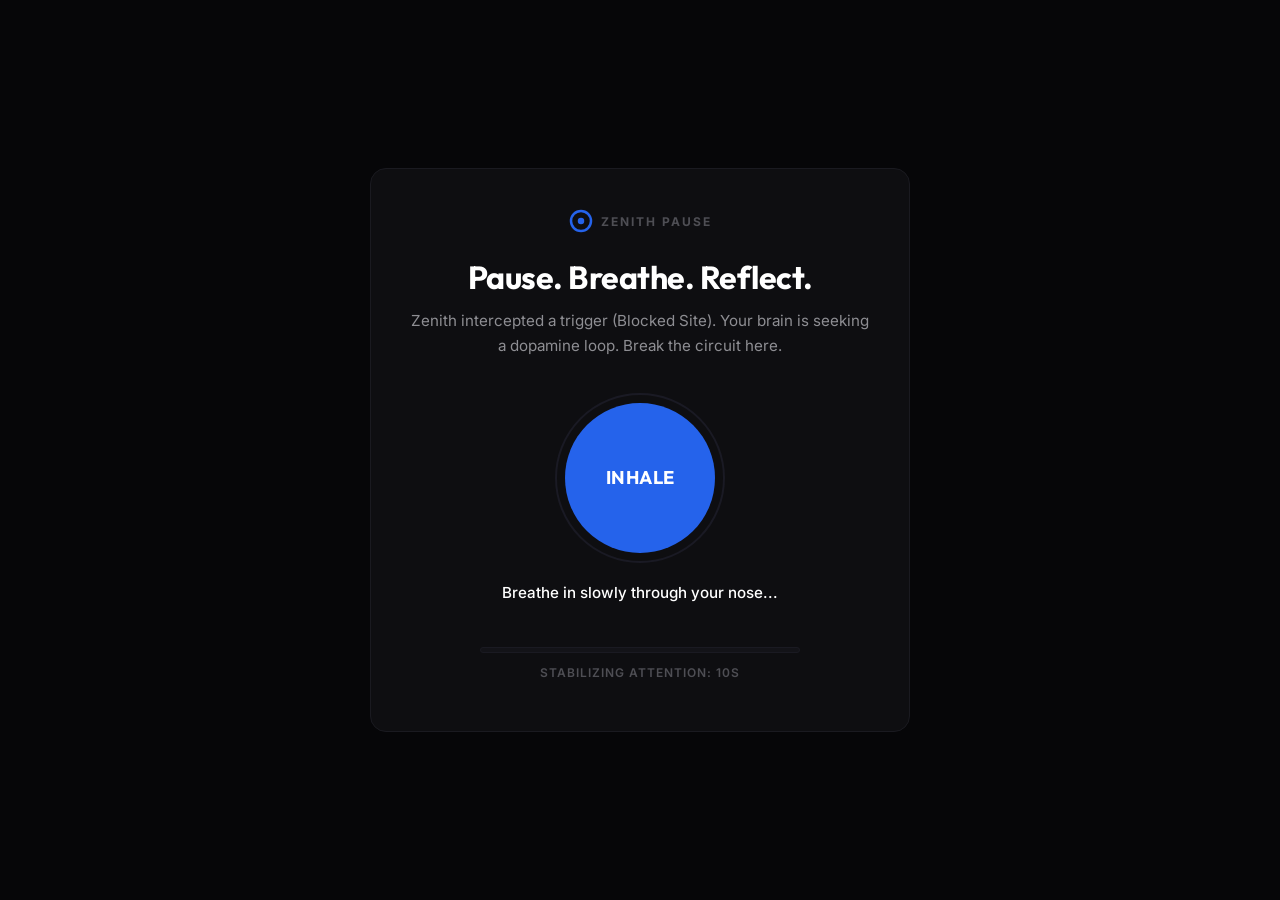
<file: intervention/intervention.html>
<!DOCTYPE html>
<html lang="en">
<head>
  <meta charset="UTF-8">
  <meta name="viewport" content="width=device-width, initial-scale=1.0">
  <title>Zenith - Mindful Pause</title>
  <link rel="stylesheet" href="intervention.css">
  <link href="https://fonts.googleapis.com/css2?family=Outfit:wght@300;400;500;700&family=Inter:wght@300;400;500;600&display=swap" rel="stylesheet">
</head>
<body>
  <div class="intervention-overlay">
    <div class="intervention-card">
      
      <!-- Logo Accent -->
      <div class="logo-accent">
        <svg width="24" height="24" viewBox="0 0 24 24" fill="none" stroke="currentColor" stroke-width="2.5" stroke-linecap="round" stroke-linejoin="round">
          <circle cx="12" cy="12" r="10"></circle>
          <circle cx="12" cy="12" r="2" fill="currentColor"></circle>
        </svg>
        <span>ZENITH PAUSE</span>
      </div>

      <!-- Core Message -->
      <h1 class="pause-title" id="pause-title">Pause. Breathe. Reflect.</h1>
      <p class="pause-subtitle" id="pause-subtitle">Your brain is experiencing a temporary surge of dopamine-seeking impulses. This urge is a wave that peaks and subsides. You are fully capable of riding it out.</p>

      <!-- Breathing Exercise Indicator -->
      <div class="breathing-session">
        <div class="breathing-circle-outer">
          <div class="breathing-ring"></div>
          <div id="breathing-circle" class="breathing-circle"></div>
          <div class="breathing-text" id="breathing-text">Focus</div>
        </div>
        <div class="breathing-instruction" id="breathing-instruction">Preparing breathing guide...</div>
      </div>

      <!-- Progressive Delay Progress Bar -->
      <div class="timer-box" id="timer-box">
        <div class="progress-bar-bg">
          <div id="timer-progress" class="progress-bar-fill"></div>
        </div>
        <span id="timer-label" class="timer-label">Stabilizing attention: 10s</span>
      </div>

      <!-- Action Options -->
      <div class="action-grid hide" id="action-grid">
        <button id="safety-btn" class="btn btn-primary btn-block">I Choose My Goals. Redirect to Safety</button>
        <button id="breathe-again-btn" class="btn btn-secondary">Breathe Again</button>
        <button id="proceed-btn" class="btn btn-danger-mute">Proceed Anyway</button>
      </div>

    </div>
  </div>

  <script src="intervention.js"></script>
</body>
</html>
</file>
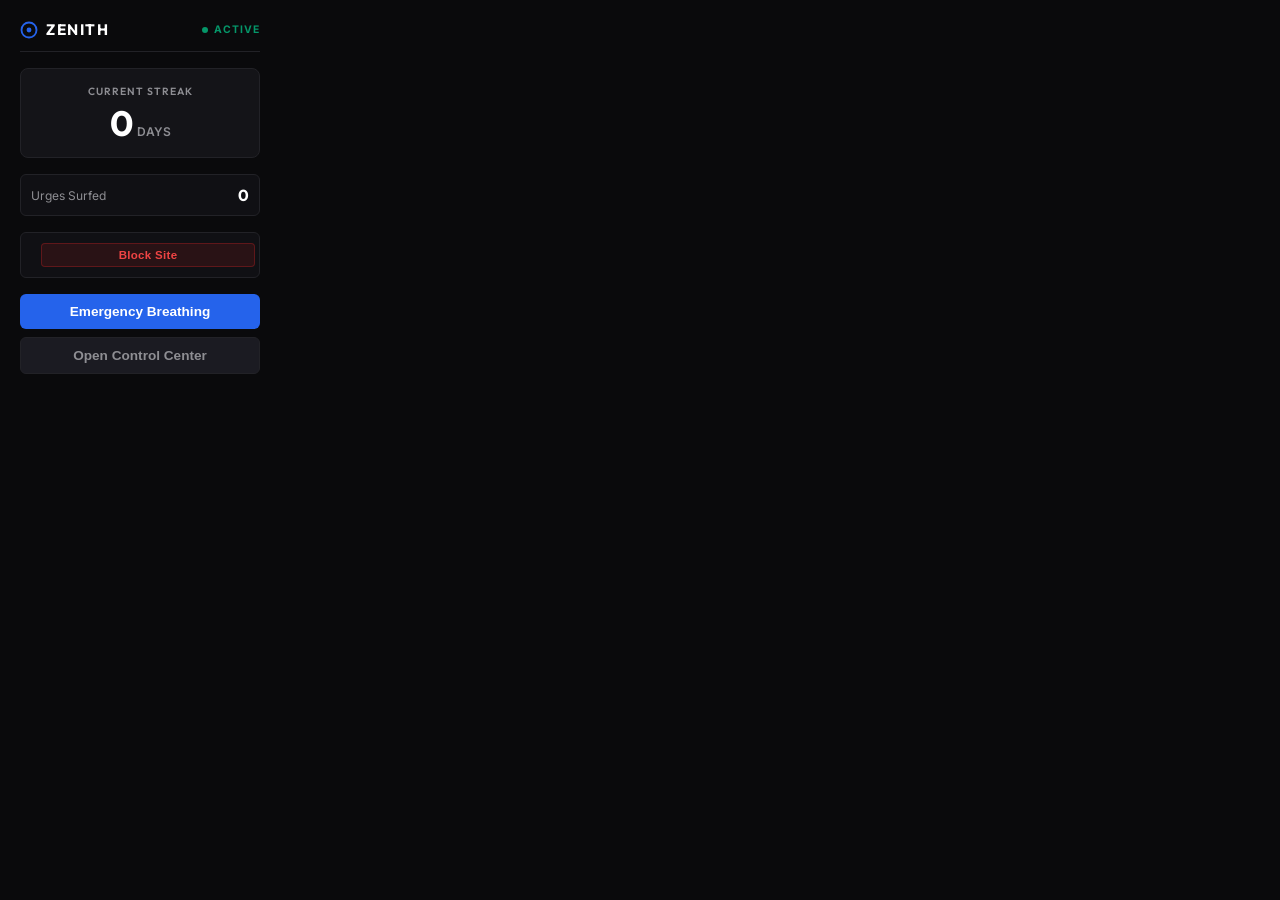
<file: popup/popup.html>
<!DOCTYPE html>
<html lang="en">
<head>
  <meta charset="UTF-8">
  <title>Zenith Anti-PMO</title>
  <link rel="stylesheet" href="popup.css">
  <link href="https://fonts.googleapis.com/css2?family=Outfit:wght@400;600;700&family=Inter:wght@400;500;600&display=swap" rel="stylesheet">
</head>
<body>
  <div class="popup-container">
    
    <!-- Top Header -->
    <header class="popup-header">
      <div class="brand">
        <svg class="brand-icon" width="18" height="18" viewBox="0 0 24 24" fill="none" stroke="currentColor" stroke-width="2.5" stroke-linecap="round" stroke-linejoin="round">
          <circle cx="12" cy="12" r="10"></circle>
          <circle cx="12" cy="12" r="2" fill="currentColor"></circle>
        </svg>
        <span class="brand-name">ZENITH</span>
      </div>
      <div class="status-indicator">
        <span class="status-dot"></span>
        <span class="status-text">ACTIVE</span>
      </div>
    </header>

    <!-- Streak Display Box -->
    <section class="streak-section">
      <div class="streak-box">
        <span class="streak-label font-title">CURRENT STREAK</span>
        <div class="streak-value">
          <span id="streak-days-val" class="streak-num">0</span>
          <span class="streak-days-lbl">DAYS</span>
        </div>
      </div>
    </section>

    <!-- Urge Stats Quick View -->
    <section class="stats-section">
      <div class="stat-mini">
        <span class="stat-mini-label">Urges Surfed</span>
        <span id="urges-surfed-val" class="stat-mini-num">0</span>
      </div>
    </section>

    <!-- Report This Page -->
    <section class="report-section">
      <div class="report-row">
        <div class="report-site-text" id="report-site-label">Current site</div>
        <button id="popup-report-btn" class="btn btn-report" title="Block this site">Block Site</button>
      </div>
      <div id="report-confirm" class="report-confirm" style="display:none;">Site added to block list.</div>
    </section>

    <!-- Action Commands -->
    <footer class="popup-actions">
      <button id="popup-emergency-btn" class="btn btn-primary">Emergency Breathing</button>
      <button id="popup-dashboard-btn" class="btn btn-secondary">Open Control Center</button>
    </footer>

  </div>

  <script src="popup.js"></script>
</body>
</html>
</file>
<file: docs/index.css>
/* Zenith Landing Page Stylesheet - Flat matte minimalist design (No gradients, no emojis) */

:root {
  --bg-main: #0a0a0c;
  --bg-header: #0f0f12;
  --bg-card: #141418;
  --bg-card-hover: #1b1b22;
  --border-color: #222227;
  
  --text-primary: #ffffff;
  --text-secondary: #8e8e93;
  --text-muted: #55555c;
  
  --color-primary: #2563eb;
  --color-primary-hover: #3b82f6;
  --color-success: #059669;
  --color-success-hover: #10b981;
  --color-dark-gray: #1c1c1e;
}

* {
  margin: 0;
  padding: 0;
  box-sizing: border-box;
}

html {
  scroll-behavior: smooth;
}

body {
  font-family: 'Inter', -apple-system, BlinkMacSystemFont, "Segoe UI", Roboto, sans-serif;
  background-color: var(--bg-main);
  color: var(--text-primary);
  line-height: 1.6;
}

h1, h2, h3, h4, .logo-text {
  font-family: 'Outfit', sans-serif;
}

a {
  color: inherit;
  text-decoration: none;
}

/* Site Header Styling */
.site-header {
  position: sticky;
  top: 0;
  z-index: 100;
  background-color: rgba(15, 15, 18, 0.9);
  backdrop-filter: blur(12px);
  border-bottom: 1px solid var(--border-color);
  padding: 15px 0;
}

.header-container {
  max-width: 1100px;
  margin: 0 auto;
  padding: 0 20px;
  display: flex;
  justify-content: space-between;
  align-items: center;
}

.logo-area {
  display: flex;
  align-items: center;
  gap: 10px;
}

.logo-icon {
  color: var(--color-primary);
}

.logo-text {
  font-size: 1.25rem;
  font-weight: 700;
  letter-spacing: 2px;
}

.nav-links {
  display: flex;
  align-items: center;
  gap: 25px;
}

.nav-links a {
  font-size: 0.95rem;
  color: var(--text-secondary);
  transition: color 0.2s ease;
}

.nav-links a:hover {
  color: var(--text-primary);
}

/* Buttons */
.btn {
  display: inline-flex;
  align-items: center;
  gap: 8px;
  padding: 10px 20px;
  border-radius: 6px;
  font-weight: 600;
  font-size: 0.95rem;
  cursor: pointer;
  transition: all 0.2s ease-in-out;
  border: 1px solid transparent;
}

.btn-primary {
  background-color: var(--color-primary);
  color: white;
}

.btn-primary:hover {
  background-color: var(--color-primary-hover);
  transform: translateY(-1px);
}

.btn-secondary {
  background-color: var(--bg-card);
  color: var(--text-secondary);
  border-color: var(--border-color);
}

.btn-secondary:hover {
  background-color: var(--bg-card-hover);
  color: white;
  transform: translateY(-1px);
}

.btn-nav-download {
  background-color: var(--bg-card);
  border: 1px solid var(--border-color);
  font-size: 0.85rem;
  padding: 8px 16px;
}

.btn-nav-download:hover {
  background-color: var(--color-primary);
  border-color: var(--color-primary);
  color: white;
}

.btn-large {
  padding: 14px 28px;
  font-size: 1rem;
  border-radius: 8px;
}

/* Hero Section */
.hero-section {
  padding: 100px 0 60px 0;
  text-align: center;
}

.hero-container {
  max-width: 800px;
  margin: 0 auto;
  padding: 0 20px;
}

.hero-title {
  font-size: 3.5rem;
  font-weight: 700;
  letter-spacing: -1px;
  margin-bottom: 24px;
  line-height: 1.15;
}

.hero-subtitle {
  font-size: 1.15rem;
  color: var(--text-secondary);
  margin-bottom: 40px;
  max-width: 680px;
  margin-left: auto;
  margin-right: auto;
}

.hero-actions {
  display: flex;
  justify-content: center;
  gap: 15px;
  margin-bottom: 35px;
}

.hero-badge {
  display: inline-block;
  background-color: var(--color-dark-gray);
  border: 1px solid var(--border-color);
  padding: 6px 16px;
  border-radius: 20px;
}

.badge-text {
  font-size: 0.8rem;
  color: var(--text-secondary);
  font-family: monospace;
}

/* Features Section */
.features-section {
  padding: 80px 0;
  border-top: 1px solid var(--border-color);
  background-color: #0c0c0f;
}

.section-container {
  max-width: 1100px;
  margin: 0 auto;
  padding: 0 20px;
  text-align: center;
}

.section-title {
  font-size: 2.2rem;
  font-weight: 700;
  margin-bottom: 12px;
}

.section-subtitle {
  color: var(--text-secondary);
  font-size: 1.05rem;
  margin-bottom: 60px;
  max-width: 600px;
  margin-left: auto;
  margin-right: auto;
}

.features-grid {
  display: grid;
  grid-template-columns: repeat(auto-fit, minmax(300px, 1fr));
  gap: 30px;
}

.feature-card {
  background-color: var(--bg-card);
  border: 1px solid var(--border-color);
  padding: 40px 30px;
  border-radius: 12px;
  text-align: left;
  transition: all 0.25s ease-in-out;
}

.feature-card:hover {
  transform: translateY(-4px);
  border-color: var(--color-primary);
  background-color: var(--bg-card-hover);
}

.feature-icon-wrapper {
  width: 48px;
  height: 48px;
  background-color: rgba(37, 99, 235, 0.1);
  color: var(--color-primary);
  border-radius: 8px;
  display: flex;
  align-items: center;
  justify-content: center;
  margin-bottom: 24px;
}

.feature-card h3 {
  font-size: 1.3rem;
  margin-bottom: 12px;
}

.feature-card p {
  color: var(--text-secondary);
  font-size: 0.95rem;
}

/* Interactive Mockup Section */
.mockup-section {
  padding: 80px 0;
  border-top: 1px solid var(--border-color);
}

.dashboard-mockup {
  max-width: 800px;
  margin: 40px auto 0 auto;
  background-color: #0c0c0f;
  border: 1px solid var(--border-color);
  border-radius: 10px;
  display: flex;
  height: 380px;
  overflow: hidden;
  text-align: left;
}

.mockup-sidebar {
  width: 200px;
  background-color: var(--bg-header);
  border-right: 1px solid var(--border-color);
  padding: 20px;
  display: flex;
  flex-direction: column;
  gap: 30px;
}

.mockup-logo {
  display: flex;
  align-items: center;
  gap: 8px;
  font-size: 0.9rem;
  font-weight: 750;
  letter-spacing: 1px;
}

.mockup-nav {
  display: flex;
  flex-direction: column;
  gap: 10px;
}

.mockup-nav-item {
  padding: 8px 12px;
  border-radius: 6px;
  font-size: 0.85rem;
  color: var(--text-secondary);
}

.mockup-nav-item.active {
  background-color: var(--bg-card);
  color: white;
  font-weight: 600;
}

.mockup-content {
  flex-grow: 1;
  padding: 30px;
  display: flex;
  flex-direction: column;
  gap: 20px;
}

.mockup-header {
  display: flex;
  justify-content: space-between;
  align-items: center;
  border-bottom: 1px solid var(--border-color);
  padding-bottom: 15px;
}

.mockup-version {
  font-size: 0.75rem;
  color: var(--text-muted);
  font-family: monospace;
}

.mockup-grid {
  display: flex;
  gap: 20px;
  flex-grow: 1;
}

.mockup-card {
  flex: 1;
  background-color: var(--bg-card);
  border: 1px solid var(--border-color);
  border-radius: 8px;
  padding: 20px;
  display: flex;
  flex-direction: column;
  justify-content: space-between;
}

.mockup-card h4 {
  font-size: 0.9rem;
  color: var(--text-secondary);
  text-transform: uppercase;
  letter-spacing: 0.5px;
}

.mockup-streak-circle {
  width: 100px;
  height: 100px;
  border: 6px solid var(--color-primary);
  border-radius: 50%;
  margin: 10px auto;
  display: flex;
  flex-direction: column;
  align-items: center;
  justify-content: center;
}

.mockup-streak-number {
  font-size: 1.8rem;
  font-weight: 700;
  font-family: 'Outfit', sans-serif;
}

.mockup-streak-label {
  font-size: 0.75rem;
  color: var(--text-secondary);
}

.mockup-stat-number {
  font-size: 2.5rem;
  font-weight: 700;
  color: var(--text-primary);
  margin: 10px 0;
  font-family: 'Outfit', sans-serif;
}

.mockup-card p {
  font-size: 0.8rem;
  color: var(--text-secondary);
}

/* Setup Guide Section */
.setup-section {
  padding: 80px 0;
  background-color: #0c0c0f;
  border-top: 1px solid var(--border-color);
}

.setup-steps {
  max-width: 750px;
  margin: 40px auto 0 auto;
  display: flex;
  flex-direction: column;
  gap: 30px;
  text-align: left;
}

.setup-step {
  display: flex;
  gap: 25px;
  background-color: var(--bg-card);
  border: 1px solid var(--border-color);
  padding: 25px;
  border-radius: 10px;
  align-items: flex-start;
}

.step-badge {
  background-color: var(--color-primary);
  color: white;
  width: 36px;
  height: 36px;
  border-radius: 50%;
  display: flex;
  align-items: center;
  justify-content: center;
  font-weight: 700;
  font-family: 'Outfit', sans-serif;
  flex-shrink: 0;
}

.step-content h3 {
  font-size: 1.15rem;
  margin-bottom: 6px;
}

.step-content p {
  color: var(--text-secondary);
  font-size: 0.95rem;
}

.step-content code {
  background-color: var(--color-dark-gray);
  padding: 2px 6px;
  border-radius: 4px;
  font-family: monospace;
  font-size: 0.9rem;
  color: #3b82f6;
}

/* Donation Section Styling */
.donate-section {
  padding: 80px 0;
  border-top: 1px solid var(--border-color);
}

.donate-grid {
  display: grid;
  grid-template-columns: repeat(auto-fit, minmax(280px, 1fr));
  gap: 30px;
  margin-top: 40px;
}

.donate-card {
  background-color: var(--bg-card);
  border: 1px solid var(--border-color);
  padding: 35px 25px;
  border-radius: 12px;
  text-align: left;
  display: flex;
  flex-direction: column;
  gap: 15px;
  transition: all 0.25s ease-in-out;
  cursor: pointer;
}

.donate-card:hover {
  transform: translateY(-4px);
  border-color: var(--color-primary);
  background-color: var(--bg-card-hover);
}

.donate-icon-wrapper {
  width: 44px;
  height: 44px;
  background-color: rgba(37, 99, 235, 0.1);
  color: var(--color-primary);
  border-radius: 8px;
  display: flex;
  align-items: center;
  justify-content: center;
}

#donate-saweria .donate-icon-wrapper {
  background-color: rgba(5, 150, 105, 0.1);
  color: var(--color-success);
}

#donate-saweria:hover {
  border-color: var(--color-success);
}

#donate-trakteer .donate-icon-wrapper {
  background-color: rgba(217, 119, 6, 0.1);
  color: var(--color-success); /* Using success color contextually or standard color */
}

#donate-trakteer:hover {
  border-color: var(--color-primary-hover);
}

.donate-card h3 {
  font-size: 1.2rem;
  color: white;
}

.donate-card p {
  color: var(--text-secondary);
  font-size: 0.9rem;
  flex-grow: 1;
}

.donate-link-text {
  font-size: 0.85rem;
  font-weight: 600;
  color: var(--color-primary);
  margin-top: 10px;
  transition: transform 0.2s ease;
}

#donate-saweria .donate-link-text {
  color: var(--color-success);
}

#donate-trakteer .donate-link-text {
  color: var(--color-primary);
}

.donate-card:hover .donate-link-text {
  transform: translateX(4px);
}

/* Footer */
.site-footer {
  padding: 40px 0;
  border-top: 1px solid var(--border-color);
  text-align: center;
  font-size: 0.9rem;
  color: var(--text-muted);
}

.footer-container {
  display: flex;
  flex-direction: column;
  gap: 10px;
}

.footer-attribution {
  font-size: 0.8rem;
  color: var(--text-secondary);
}

/* Mobile Responsiveness */
@media (max-width: 768px) {
  .hero-title {
    font-size: 2.5rem;
  }
  .header-container {
    flex-direction: column;
    gap: 15px;
  }
  .hero-actions {
    flex-direction: column;
    align-items: center;
  }
  .hero-actions .btn {
    width: 100%;
    justify-content: center;
  }
  .dashboard-mockup {
    flex-direction: column;
    height: auto;
  }
  .mockup-sidebar {
    width: 100%;
    height: auto;
    flex-direction: row;
    justify-content: space-between;
    align-items: center;
  }
  .mockup-nav {
    flex-direction: row;
    gap: 5px;
  }
  .mockup-content {
    padding: 15px;
  }
  .mockup-grid {
    flex-direction: column;
  }
}

/* Uninstallation & Deactivation Section */
.uninstall-section {
  padding: 80px 0;
  border-top: 1px solid var(--border-color);
}

.uninstall-steps {
  display: grid;
  grid-template-columns: repeat(auto-fit, minmax(280px, 1fr));
  gap: 30px;
  margin-top: 40px;
}

.uninstall-step-card {
  background-color: var(--bg-card);
  border: 1px solid var(--border-color);
  padding: 35px 25px;
  border-radius: 12px;
  text-align: left;
  transition: all 0.25s ease-in-out;
}

.uninstall-step-card:hover {
  transform: translateY(-4px);
  border-color: #ef4444; /* Dark Red Accent on Hover */
  background-color: var(--bg-card-hover);
}

.uninstall-step-card h4 {
  font-size: 1.15rem;
  margin-bottom: 12px;
  color: white;
}

.uninstall-step-card p {
  color: var(--text-secondary);
  font-size: 0.95rem;
}

.uninstall-step-card code {
  background-color: var(--color-dark-gray);
  padding: 2px 6px;
  border-radius: 4px;
  font-family: monospace;
  font-size: 0.9rem;
  color: #f87171;
}
</file>
<file: website/index.css>
/* Zenith Landing Page Stylesheet - Flat matte minimalist design (No gradients, no emojis) */

:root {
  --bg-main: #0a0a0c;
  --bg-header: #0f0f12;
  --bg-card: #141418;
  --bg-card-hover: #1b1b22;
  --border-color: #222227;
  
  --text-primary: #ffffff;
  --text-secondary: #8e8e93;
  --text-muted: #55555c;
  
  --color-primary: #2563eb;
  --color-primary-hover: #3b82f6;
  --color-success: #059669;
  --color-success-hover: #10b981;
  --color-dark-gray: #1c1c1e;
}

* {
  margin: 0;
  padding: 0;
  box-sizing: border-box;
}

html {
  scroll-behavior: smooth;
}

body {
  font-family: 'Inter', -apple-system, BlinkMacSystemFont, "Segoe UI", Roboto, sans-serif;
  background-color: var(--bg-main);
  color: var(--text-primary);
  line-height: 1.6;
}

h1, h2, h3, h4, .logo-text {
  font-family: 'Outfit', sans-serif;
}

a {
  color: inherit;
  text-decoration: none;
}

/* Site Header Styling */
.site-header {
  position: sticky;
  top: 0;
  z-index: 100;
  background-color: rgba(15, 15, 18, 0.9);
  backdrop-filter: blur(12px);
  border-bottom: 1px solid var(--border-color);
  padding: 15px 0;
}

.header-container {
  max-width: 1100px;
  margin: 0 auto;
  padding: 0 20px;
  display: flex;
  justify-content: space-between;
  align-items: center;
}

.logo-area {
  display: flex;
  align-items: center;
  gap: 10px;
}

.logo-icon {
  color: var(--color-primary);
}

.logo-text {
  font-size: 1.25rem;
  font-weight: 700;
  letter-spacing: 2px;
}

.nav-links {
  display: flex;
  align-items: center;
  gap: 25px;
}

.nav-links a {
  font-size: 0.95rem;
  color: var(--text-secondary);
  transition: color 0.2s ease;
}

.nav-links a:hover {
  color: var(--text-primary);
}

/* Buttons */
.btn {
  display: inline-flex;
  align-items: center;
  gap: 8px;
  padding: 10px 20px;
  border-radius: 6px;
  font-weight: 600;
  font-size: 0.95rem;
  cursor: pointer;
  transition: all 0.2s ease-in-out;
  border: 1px solid transparent;
}

.btn-primary {
  background-color: var(--color-primary);
  color: white;
}

.btn-primary:hover {
  background-color: var(--color-primary-hover);
  transform: translateY(-1px);
}

.btn-secondary {
  background-color: var(--bg-card);
  color: var(--text-secondary);
  border-color: var(--border-color);
}

.btn-secondary:hover {
  background-color: var(--bg-card-hover);
  color: white;
  transform: translateY(-1px);
}

.btn-nav-download {
  background-color: var(--bg-card);
  border: 1px solid var(--border-color);
  font-size: 0.85rem;
  padding: 8px 16px;
}

.btn-nav-download:hover {
  background-color: var(--color-primary);
  border-color: var(--color-primary);
  color: white;
}

.btn-large {
  padding: 14px 28px;
  font-size: 1rem;
  border-radius: 8px;
}

/* Hero Section */
.hero-section {
  padding: 100px 0 60px 0;
  text-align: center;
}

.hero-container {
  max-width: 800px;
  margin: 0 auto;
  padding: 0 20px;
}

.hero-title {
  font-size: 3.5rem;
  font-weight: 700;
  letter-spacing: -1px;
  margin-bottom: 24px;
  line-height: 1.15;
}

.hero-subtitle {
  font-size: 1.15rem;
  color: var(--text-secondary);
  margin-bottom: 40px;
  max-width: 680px;
  margin-left: auto;
  margin-right: auto;
}

.hero-actions {
  display: flex;
  justify-content: center;
  gap: 15px;
  margin-bottom: 35px;
}

.hero-badge {
  display: inline-block;
  background-color: var(--color-dark-gray);
  border: 1px solid var(--border-color);
  padding: 6px 16px;
  border-radius: 20px;
}

.badge-text {
  font-size: 0.8rem;
  color: var(--text-secondary);
  font-family: monospace;
}

/* Features Section */
.features-section {
  padding: 80px 0;
  border-top: 1px solid var(--border-color);
  background-color: #0c0c0f;
}

.section-container {
  max-width: 1100px;
  margin: 0 auto;
  padding: 0 20px;
  text-align: center;
}

.section-title {
  font-size: 2.2rem;
  font-weight: 700;
  margin-bottom: 12px;
}

.section-subtitle {
  color: var(--text-secondary);
  font-size: 1.05rem;
  margin-bottom: 60px;
  max-width: 600px;
  margin-left: auto;
  margin-right: auto;
}

.features-grid {
  display: grid;
  grid-template-columns: repeat(auto-fit, minmax(300px, 1fr));
  gap: 30px;
}

.feature-card {
  background-color: var(--bg-card);
  border: 1px solid var(--border-color);
  padding: 40px 30px;
  border-radius: 12px;
  text-align: left;
  transition: all 0.25s ease-in-out;
}

.feature-card:hover {
  transform: translateY(-4px);
  border-color: var(--color-primary);
  background-color: var(--bg-card-hover);
}

.feature-icon-wrapper {
  width: 48px;
  height: 48px;
  background-color: rgba(37, 99, 235, 0.1);
  color: var(--color-primary);
  border-radius: 8px;
  display: flex;
  align-items: center;
  justify-content: center;
  margin-bottom: 24px;
}

.feature-card h3 {
  font-size: 1.3rem;
  margin-bottom: 12px;
}

.feature-card p {
  color: var(--text-secondary);
  font-size: 0.95rem;
}

/* Interactive Mockup Section */
.mockup-section {
  padding: 80px 0;
  border-top: 1px solid var(--border-color);
}

.dashboard-mockup {
  max-width: 800px;
  margin: 40px auto 0 auto;
  background-color: #0c0c0f;
  border: 1px solid var(--border-color);
  border-radius: 10px;
  display: flex;
  height: 380px;
  overflow: hidden;
  text-align: left;
}

.mockup-sidebar {
  width: 200px;
  background-color: var(--bg-header);
  border-right: 1px solid var(--border-color);
  padding: 20px;
  display: flex;
  flex-direction: column;
  gap: 30px;
}

.mockup-logo {
  display: flex;
  align-items: center;
  gap: 8px;
  font-size: 0.9rem;
  font-weight: 750;
  letter-spacing: 1px;
}

.mockup-nav {
  display: flex;
  flex-direction: column;
  gap: 10px;
}

.mockup-nav-item {
  padding: 8px 12px;
  border-radius: 6px;
  font-size: 0.85rem;
  color: var(--text-secondary);
}

.mockup-nav-item.active {
  background-color: var(--bg-card);
  color: white;
  font-weight: 600;
}

.mockup-content {
  flex-grow: 1;
  padding: 30px;
  display: flex;
  flex-direction: column;
  gap: 20px;
}

.mockup-header {
  display: flex;
  justify-content: space-between;
  align-items: center;
  border-bottom: 1px solid var(--border-color);
  padding-bottom: 15px;
}

.mockup-version {
  font-size: 0.75rem;
  color: var(--text-muted);
  font-family: monospace;
}

.mockup-grid {
  display: flex;
  gap: 20px;
  flex-grow: 1;
}

.mockup-card {
  flex: 1;
  background-color: var(--bg-card);
  border: 1px solid var(--border-color);
  border-radius: 8px;
  padding: 20px;
  display: flex;
  flex-direction: column;
  justify-content: space-between;
}

.mockup-card h4 {
  font-size: 0.9rem;
  color: var(--text-secondary);
  text-transform: uppercase;
  letter-spacing: 0.5px;
}

.mockup-streak-circle {
  width: 100px;
  height: 100px;
  border: 6px solid var(--color-primary);
  border-radius: 50%;
  margin: 10px auto;
  display: flex;
  flex-direction: column;
  align-items: center;
  justify-content: center;
}

.mockup-streak-number {
  font-size: 1.8rem;
  font-weight: 700;
  font-family: 'Outfit', sans-serif;
}

.mockup-streak-label {
  font-size: 0.75rem;
  color: var(--text-secondary);
}

.mockup-stat-number {
  font-size: 2.5rem;
  font-weight: 700;
  color: var(--text-primary);
  margin: 10px 0;
  font-family: 'Outfit', sans-serif;
}

.mockup-card p {
  font-size: 0.8rem;
  color: var(--text-secondary);
}

/* Setup Guide Section */
.setup-section {
  padding: 80px 0;
  background-color: #0c0c0f;
  border-top: 1px solid var(--border-color);
}

.setup-steps {
  max-width: 750px;
  margin: 40px auto 0 auto;
  display: flex;
  flex-direction: column;
  gap: 30px;
  text-align: left;
}

.setup-step {
  display: flex;
  gap: 25px;
  background-color: var(--bg-card);
  border: 1px solid var(--border-color);
  padding: 25px;
  border-radius: 10px;
  align-items: flex-start;
}

.step-badge {
  background-color: var(--color-primary);
  color: white;
  width: 36px;
  height: 36px;
  border-radius: 50%;
  display: flex;
  align-items: center;
  justify-content: center;
  font-weight: 700;
  font-family: 'Outfit', sans-serif;
  flex-shrink: 0;
}

.step-content h3 {
  font-size: 1.15rem;
  margin-bottom: 6px;
}

.step-content p {
  color: var(--text-secondary);
  font-size: 0.95rem;
}

.step-content code {
  background-color: var(--color-dark-gray);
  padding: 2px 6px;
  border-radius: 4px;
  font-family: monospace;
  font-size: 0.9rem;
  color: #3b82f6;
}

/* Footer */
.site-footer {
  padding: 40px 0;
  border-top: 1px solid var(--border-color);
  text-align: center;
  font-size: 0.9rem;
  color: var(--text-muted);
}

.footer-container {
  display: flex;
  flex-direction: column;
  gap: 10px;
}

.footer-attribution {
  font-size: 0.8rem;
  color: var(--text-secondary);
}

/* Mobile Responsiveness */
@media (max-width: 768px) {
  .hero-title {
    font-size: 2.5rem;
  }
  .header-container {
    flex-direction: column;
    gap: 15px;
  }
  .hero-actions {
    flex-direction: column;
    align-items: center;
  }
  .hero-actions .btn {
    width: 100%;
    justify-content: center;
  }
  .dashboard-mockup {
    flex-direction: column;
    height: auto;
  }
  .mockup-sidebar {
    width: 100%;
    height: auto;
    flex-direction: row;
    justify-content: space-between;
    align-items: center;
  }
  .mockup-nav {
    flex-direction: row;
    gap: 5px;
  }
  .mockup-content {
    padding: 15px;
  }
  .mockup-grid {
    flex-direction: column;
  }
}
</file>
<file: dashboard/dashboard.css>
/* Zenith Anti-PMO - Premium Flat Minimalist Stylesheet */

:root {
  --bg-main: #0a0a0c;
  --bg-sidebar: #0f0f12;
  --bg-card: #141418;
  --bg-card-hover: #1b1b22;
  --border-color: #222227;
  --border-color-focus: #3b82f6;
  
  --text-primary: #ffffff;
  --text-secondary: #8e8e93;
  --text-muted: #55555c;
  
  --color-primary: #2563eb;
  --color-primary-hover: #3b82f6;
  --color-danger: #dc2626;
  --color-danger-hover: #ef4444;
  --color-success: #059669;
  --color-success-hover: #10b981;
  --color-warning: #d97706;
}

* {
  margin: 0;
  padding: 0;
  box-sizing: border-box;
}

body {
  font-family: 'Inter', -apple-system, BlinkMacSystemFont, "Segoe UI", Roboto, sans-serif;
  background-color: var(--bg-main);
  color: var(--text-primary);
  height: 100vh;
  overflow: hidden;
}

h1, h2, h3, .logo-text, .streak-days {
  font-family: 'Outfit', sans-serif;
}

/* App Container Layout */
.app-container {
  display: flex;
  width: 100%;
  height: 100vh;
}

/* Sidebar Navigation Styling */
.sidebar {
  width: 260px;
  background-color: var(--bg-sidebar);
  border-right: 1px solid var(--border-color);
  display: flex;
  flex-direction: column;
  padding: 30px 20px;
}

.logo-area {
  display: flex;
  align-items: center;
  gap: 12px;
  margin-bottom: 40px;
  color: var(--text-primary);
}

.logo-icon {
  color: var(--color-primary);
}

.logo-text {
  font-size: 1.3rem;
  font-weight: 700;
  letter-spacing: 2px;
}

.nav-menu {
  display: flex;
  flex-direction: column;
  gap: 8px;
  flex-grow: 1;
}

.nav-btn {
  background: none;
  border: 1px solid transparent;
  color: var(--text-secondary);
  font-size: 0.95rem;
  font-weight: 500;
  padding: 12px 16px;
  border-radius: 8px;
  cursor: pointer;
  display: flex;
  align-items: center;
  gap: 12px;
  text-align: left;
  transition: all 0.2s ease-in-out;
}

.nav-btn:hover {
  background-color: var(--bg-card);
  color: var(--text-primary);
}

.nav-btn.active {
  background-color: var(--color-primary);
  color: var(--text-primary);
}

.sidebar-footer {
  padding-top: 20px;
  border-top: 1px solid var(--border-color);
}

.support-area {
  margin-bottom: 12px;
  display: flex;
  flex-direction: column;
  gap: 6px;
}

.support-label {
  font-size: 0.7rem;
  font-weight: 600;
  text-transform: uppercase;
  color: var(--text-muted);
  letter-spacing: 0.5px;
}

.support-links {
  display: flex;
  gap: 8px;
}

.support-link {
  font-size: 0.75rem;
  font-weight: 600;
  padding: 4px 8px;
  border-radius: 4px;
  background-color: var(--bg-card);
  border: 1px solid var(--border-color);
  color: var(--text-secondary);
  transition: all 0.2s ease;
  display: inline-block;
  text-decoration: none;
}

.support-link:hover {
  color: white;
}

.support-link.link-saweria:hover {
  border-color: var(--color-success);
  color: var(--color-success-hover);
}

.support-link.link-bmc:hover {
  border-color: var(--color-primary);
  color: var(--color-primary-hover);
}

.version-tag {
  font-size: 0.75rem;
  color: var(--text-muted);
}

/* Main Content Area */
.main-content {
  flex-grow: 1;
  height: 100vh;
  overflow-y: auto;
  padding: 40px;
}

.tab-content {
  display: none;
  animation: fadeIn 0.3s ease-in-out forwards;
}

.tab-content.active {
  display: block;
}

@keyframes fadeIn {
  from { opacity: 0; transform: translateY(8px); }
  to { opacity: 1; transform: translateY(0); }
}

.section-header {
  margin-bottom: 30px;
}

.section-header h1 {
  font-size: 2.2rem;
  font-weight: 700;
  margin-bottom: 6px;
}

.subtitle {
  color: var(--text-secondary);
  font-size: 1rem;
}

/* Layout Grid System */
.grid-container {
  display: grid;
  grid-template-columns: 1fr 1fr;
  gap: 30px;
  margin-bottom: 30px;
}

/* Card base styling */
.card {
  background-color: var(--bg-card);
  border: 1px solid var(--border-color);
  border-radius: 12px;
  padding: 30px;
  transition: border-color 0.2s ease, background-color 0.2s ease;
}

.card:hover {
  border-color: #2e2e38;
}

.card-title {
  font-size: 1.15rem;
  font-weight: 600;
  color: var(--text-secondary);
  margin-bottom: 20px;
  text-transform: uppercase;
  letter-spacing: 1px;
}

.card-desc {
  color: var(--text-secondary);
  font-size: 0.9rem;
  margin-bottom: 20px;
}

/* Streak Counter Card */
.streak-card {
  display: flex;
  flex-direction: column;
  align-items: center;
  justify-content: center;
}

.streak-display {
  position: relative;
  margin: 10px 0 25px 0;
}

.progress-ring-container {
  position: relative;
  display: flex;
  align-items: center;
  justify-content: center;
}

.progress-ring {
  transform: rotate(-90deg);
}

.progress-ring-indicator {
  transition: stroke-dashoffset 0.35s;
  transform-origin: 50% 50%;
}

.streak-number-wrapper {
  position: absolute;
  display: flex;
  flex-direction: column;
  align-items: center;
  justify-content: center;
}

.streak-days {
  font-size: 3.5rem;
  font-weight: 700;
  color: var(--text-primary);
  line-height: 1;
}

.streak-label {
  font-size: 0.85rem;
  color: var(--text-secondary);
  text-transform: uppercase;
  letter-spacing: 1.5px;
  margin-top: 4px;
}

.streak-actions {
  display: flex;
  gap: 12px;
  width: 100%;
}

/* Button UI Elements */
.btn {
  flex: 1;
  background: none;
  border: none;
  font-size: 0.9rem;
  font-weight: 600;
  padding: 12px 20px;
  border-radius: 8px;
  cursor: pointer;
  transition: background-color 0.2s ease, transform 0.1s ease;
  text-align: center;
}

.btn-primary {
  background-color: var(--color-primary);
  color: var(--text-primary);
}

.btn-primary:hover {
  background-color: var(--color-primary-hover);
}

.btn-secondary {
  background-color: #1f1f24;
  border: 1px solid var(--border-color);
  color: var(--text-secondary);
}

.btn-secondary:hover {
  background-color: #2b2b32;
  color: var(--text-primary);
}

.btn-danger {
  background-color: var(--color-danger);
  color: var(--text-primary);
}

.btn-danger:hover {
  background-color: var(--color-danger-hover);
}

.btn:active {
  transform: scale(0.98);
}

/* Stats Card */
.stats-card {
  display: flex;
  flex-direction: column;
}

.big-stat-number {
  font-size: 4rem;
  font-weight: 700;
  color: var(--text-primary);
  margin-bottom: 10px;
}

.stat-description {
  color: var(--text-secondary);
  font-size: 0.95rem;
  line-height: 1.5;
  margin-bottom: auto;
  padding-bottom: 20px;
}

.stats-mini-grid {
  display: grid;
  grid-template-columns: 1fr 1fr;
  gap: 20px;
  padding-top: 20px;
  border-top: 1px solid var(--border-color);
}

.mini-stat-item {
  display: flex;
  flex-direction: column;
  gap: 4px;
}

.mini-stat-label {
  font-size: 0.75rem;
  color: var(--text-muted);
  text-transform: uppercase;
  letter-spacing: 0.5px;
}

.mini-stat-value {
  font-size: 1.1rem;
  font-weight: 600;
  color: var(--text-primary);
}

/* Charts */
.chart-card {
  grid-column: span 2;
}

.chart-wrapper {
  width: 100%;
  height: 220px;
}

/* Mindful Journal Layout */
.journal-container {
  display: grid;
  grid-template-columns: 4fr 5fr;
  gap: 30px;
}

.form-group {
  margin-bottom: 20px;
}

.form-group label {
  display: block;
  font-size: 0.85rem;
  font-weight: 600;
  color: var(--text-secondary);
  margin-bottom: 8px;
  text-transform: uppercase;
  letter-spacing: 0.5px;
}

.form-group select,
.form-group textarea,
.form-group input[type="text"] {
  width: 100%;
  background-color: #1a1a20;
  border: 1px solid var(--border-color);
  border-radius: 8px;
  color: var(--text-primary);
  padding: 12px;
  font-size: 0.95rem;
  outline: none;
  font-family: inherit;
  transition: border-color 0.2s ease;
}

.form-group select:focus,
.form-group textarea:focus,
.form-group input[type="text"]:focus {
  border-color: var(--border-color-focus);
}

/* Custom range slider */
.slider {
  -webkit-appearance: none;
  width: 100%;
  height: 6px;
  border-radius: 3px;
  background: var(--border-color);
  outline: none;
}

.slider::-webkit-slider-thumb {
  -webkit-appearance: none;
  appearance: none;
  width: 18px;
  height: 18px;
  border-radius: 50%;
  background: var(--color-primary);
  cursor: pointer;
  transition: background-color 0.1s ease;
}

.slider::-webkit-slider-thumb:hover {
  background: var(--color-primary-hover);
}

.slider-labels {
  display: flex;
  justify-content: space-between;
  font-size: 0.75rem;
  color: var(--text-muted);
  margin-top: 6px;
}

#intensity-val {
  color: var(--text-primary);
  font-weight: 600;
}

/* Journal History List */
.journal-list {
  display: flex;
  flex-direction: column;
  gap: 16px;
  max-height: 460px;
  overflow-y: auto;
  padding-right: 5px;
}

.journal-entry-card {
  background-color: #1a1a20;
  border: 1px solid var(--border-color);
  border-radius: 8px;
  padding: 18px;
}

.journal-header {
  display: flex;
  justify-content: space-between;
  align-items: center;
  margin-bottom: 10px;
}

.journal-meta {
  display: flex;
  gap: 10px;
  align-items: center;
}

.journal-tag {
  font-size: 0.7rem;
  font-weight: 600;
  padding: 3px 8px;
  border-radius: 4px;
  background-color: var(--bg-card);
  border: 1px solid var(--border-color);
  color: var(--text-secondary);
}

.journal-intensity-tag {
  font-size: 0.7rem;
  font-weight: 600;
  padding: 3px 8px;
  border-radius: 4px;
  background-color: rgba(220, 38, 38, 0.1);
  border: 1px solid rgba(220, 38, 38, 0.2);
  color: var(--color-danger);
}

.journal-date {
  font-size: 0.75rem;
  color: var(--text-muted);
}

.journal-body {
  font-size: 0.9rem;
  line-height: 1.6;
  color: var(--text-primary);
  white-space: pre-wrap;
}

.empty-state {
  text-align: center;
  padding: 40px 20px;
  color: var(--text-muted);
  font-size: 0.9rem;
}

/* Custom Block Rules */
.rules-container {
  display: grid;
  grid-template-columns: 1fr;
  gap: 30px;
}

.inline-form {
  display: flex;
  gap: 12px;
}

.inline-form input {
  flex-grow: 1;
  background-color: #1a1a20;
  border: 1px solid var(--border-color);
  border-radius: 8px;
  color: var(--text-primary);
  padding: 12px 16px;
  font-size: 0.95rem;
  outline: none;
  transition: border-color 0.2s ease;
}

.inline-form input:focus {
  border-color: var(--border-color-focus);
}

.inline-form button {
  flex-shrink: 0;
  width: auto;
}

.table-wrapper {
  overflow-x: auto;
}

.rules-table {
  width: 100%;
  border-collapse: collapse;
  text-align: left;
}

.rules-table th,
.rules-table td {
  padding: 14px 16px;
  border-bottom: 1px solid var(--border-color);
  font-size: 0.9rem;
}

.rules-table th {
  color: var(--text-muted);
  text-transform: uppercase;
  font-size: 0.75rem;
  letter-spacing: 1px;
}

.rules-table td {
  color: var(--text-primary);
}

.delete-rule-btn {
  background: none;
  border: none;
  color: var(--text-muted);
  cursor: pointer;
  padding: 4px;
  border-radius: 4px;
  transition: all 0.2s;
  display: inline-flex;
  align-items: center;
  justify-content: center;
}

.delete-rule-btn:hover {
  color: var(--color-danger);
  background-color: rgba(220, 38, 38, 0.1);
}

/* Incognito Tutorial Details */
.incognito-card {
  max-width: 800px;
}

.lead-text {
  font-size: 1rem;
  line-height: 1.6;
  color: var(--text-secondary);
  margin-bottom: 30px;
}

.steps-grid {
  display: grid;
  grid-template-columns: 1fr 1fr 1fr;
  gap: 20px;
  margin-bottom: 35px;
}

.step-card {
  background-color: #1a1a20;
  border: 1px solid var(--border-color);
  border-radius: 8px;
  padding: 20px;
  position: relative;
}

.step-num {
  font-size: 1.8rem;
  font-weight: 700;
  color: var(--color-primary);
  margin-bottom: 12px;
  line-height: 1;
}

.step-card h3 {
  font-size: 1rem;
  font-weight: 600;
  margin-bottom: 8px;
}

.step-card p {
  font-size: 0.85rem;
  color: var(--text-secondary);
  line-height: 1.5;
}

.selectable-code {
  display: inline-block;
  background-color: var(--bg-card);
  border: 1px solid var(--border-color);
  padding: 2px 6px;
  border-radius: 4px;
  font-family: monospace;
  font-size: 0.8rem;
  color: var(--text-primary);
  margin-top: 4px;
  user-select: all;
}

.status-check-box {
  display: flex;
  align-items: center;
  gap: 12px;
  padding: 16px 20px;
  border-radius: 8px;
  font-size: 0.95rem;
  font-weight: 500;
}

.status-check-box.warning {
  background-color: rgba(217, 119, 6, 0.1);
  border: 1px solid rgba(217, 119, 6, 0.2);
  color: var(--color-warning);
}

.status-check-box.success {
  background-color: rgba(5, 150, 105, 0.1);
  border: 1px solid rgba(5, 150, 105, 0.2);
  color: var(--color-success);
}

/* Modal Overlay Styling */
.modal-overlay {
  position: fixed;
  top: 0;
  left: 0;
  width: 100vw;
  height: 100vh;
  background-color: rgba(0, 0, 0, 0.8);
  display: flex;
  align-items: center;
  justify-content: center;
  opacity: 0;
  pointer-events: none;
  transition: opacity 0.25s ease;
  z-index: 1000;
}

.modal-overlay.open {
  opacity: 1;
  pointer-events: auto;
}

.modal-card {
  background-color: var(--bg-card);
  border: 1px solid var(--border-color);
  border-radius: 12px;
  padding: 30px;
  max-width: 450px;
  width: 90%;
  animation: modalSlide 0.25s cubic-bezier(0.16, 1, 0.3, 1) forwards;
}

@keyframes modalSlide {
  from { transform: translateY(20px); }
  to { transform: translateY(0); }
}

.modal-card h2 {
  font-size: 1.4rem;
  font-weight: 700;
  margin-bottom: 12px;
}

.modal-card p {
  font-size: 0.95rem;
  color: var(--text-secondary);
  line-height: 1.6;
  margin-bottom: 24px;
}

.modal-actions {
  display: flex;
  gap: 12px;
}

/* Scrollbar Customization */
::-webkit-scrollbar {
  width: 6px;
  height: 6px;
}

::-webkit-scrollbar-track {
  background: var(--bg-main);
}

::-webkit-scrollbar-thumb {
  background: var(--border-color);
  border-radius: 3px;
}

::-webkit-scrollbar-thumb:hover {
  background: var(--text-muted);
}
</file>
<file: intervention/intervention.css>
/* Zenith Anti-PMO - Intervention UI Stylesheet */
/* Premium flat minimalist aesthetic. No emojis. No gradients. */

:root {
  --bg-main: #060608;
  --bg-card: #0e0e11;
  --border-color: #1a1a20;
  
  --text-primary: #ffffff;
  --text-secondary: #8e8e93;
  --text-muted: #4e4e54;
  
  --color-primary: #2563eb;
  --color-primary-dark: #1d4ed8;
  --color-danger-mute: #2a1414;
  --color-danger-mute-border: #4a1f1f;
  --color-danger-text: #ef4444;
}

* {
  margin: 0;
  padding: 0;
  box-sizing: border-box;
}

body {
  font-family: 'Inter', -apple-system, BlinkMacSystemFont, "Segoe UI", Roboto, sans-serif;
  background-color: var(--bg-main);
  color: var(--text-primary);
  height: 100vh;
  display: flex;
  align-items: center;
  justify-content: center;
  overflow: hidden;
}

h1, h2, h3, .breathing-text {
  font-family: 'Outfit', sans-serif;
}

.intervention-overlay {
  width: 100%;
  max-width: 580px;
  padding: 20px;
}

.intervention-card {
  background-color: var(--bg-card);
  border: 1px solid var(--border-color);
  border-radius: 16px;
  padding: 40px;
  display: flex;
  flex-direction: column;
  align-items: center;
  text-align: center;
}

/* Logo Area */
.logo-accent {
  display: flex;
  align-items: center;
  gap: 8px;
  font-size: 0.75rem;
  font-weight: 700;
  letter-spacing: 2px;
  color: var(--text-muted);
  text-transform: uppercase;
  margin-bottom: 24px;
}

.logo-accent svg {
  color: var(--color-primary);
}

/* Typography */
.pause-title {
  font-size: 2rem;
  font-weight: 700;
  margin-bottom: 12px;
  letter-spacing: -0.5px;
}

.pause-subtitle {
  color: var(--text-secondary);
  font-size: 0.95rem;
  line-height: 1.6;
  margin-bottom: 35px;
  max-width: 460px;
}

/* Breathing Session Component */
.breathing-session {
  display: flex;
  flex-direction: column;
  align-items: center;
  gap: 20px;
  margin-bottom: 40px;
}

.breathing-circle-outer {
  width: 170px;
  height: 170px;
  position: relative;
  display: flex;
  align-items: center;
  justify-content: center;
}

/* Solid Ring Outline */
.breathing-ring {
  position: absolute;
  top: 0;
  left: 0;
  right: 0;
  bottom: 0;
  border: 2px solid #1a1a24;
  border-radius: 50%;
  pointer-events: none;
}

/* Pulsing Circle Body */
.breathing-circle {
  width: 100px;
  height: 100px;
  background-color: var(--color-primary);
  border-radius: 50%;
  display: flex;
  align-items: center;
  justify-content: center;
  transform: scale(1);
  transition: transform 4s cubic-bezier(0.4, 0, 0.2, 1), background-color 1.5s ease;
  z-index: 1;
}

/* Circle states driven by Javascript */
.breathing-circle.inhale {
  transform: scale(1.5);
  background-color: var(--color-primary);
}

.breathing-circle.hold {
  transform: scale(1.5);
  background-color: #1e3a8a; /* Dark Solid Navy */
}

.breathing-circle.exhale {
  transform: scale(1);
  background-color: #3b82f6; /* Bright Solid Blue */
}

.breathing-circle.resting-hold {
  transform: scale(1);
  background-color: #172554; /* Deep Solid Navy */
}

.breathing-text {
  position: absolute;
  font-size: 1.15rem;
  font-weight: 700;
  color: var(--text-primary);
  z-index: 2;
  pointer-events: none;
  letter-spacing: 0.5px;
  text-transform: uppercase;
}

.breathing-instruction {
  font-size: 0.95rem;
  font-weight: 500;
  color: var(--text-primary);
  height: 24px;
}

/* Progress / Delay Bar */
.timer-box {
  width: 100%;
  max-width: 320px;
  margin-bottom: 10px;
}

.progress-bar-bg {
  width: 100%;
  height: 6px;
  background-color: #131318;
  border-radius: 3px;
  overflow: hidden;
  margin-bottom: 8px;
  border: 1px solid #1a1a22;
}

.progress-bar-fill {
  width: 0%;
  height: 100%;
  background-color: var(--color-primary);
  border-radius: 3px;
  transition: width 0.1s linear;
}

.timer-label {
  font-size: 0.75rem;
  color: var(--text-muted);
  text-transform: uppercase;
  letter-spacing: 1px;
  font-weight: 600;
}

/* Grid of Actions */
.action-grid {
  display: flex;
  flex-direction: column;
  gap: 12px;
  width: 100%;
  max-width: 380px;
  margin-top: 15px;
  animation: slideUp 0.3s cubic-bezier(0.16, 1, 0.3, 1) forwards;
}

@keyframes slideUp {
  from { opacity: 0; transform: translateY(10px); }
  to { opacity: 1; transform: translateY(0); }
}

.action-grid.hide {
  display: none;
}

/* Button Elements */
.btn {
  width: 100%;
  background: none;
  border: none;
  font-size: 0.95rem;
  font-weight: 600;
  padding: 14px 20px;
  border-radius: 8px;
  cursor: pointer;
  transition: all 0.2s ease;
  text-align: center;
}

.btn-primary {
  background-color: var(--color-primary);
  color: var(--text-primary);
}

.btn-primary:hover {
  background-color: var(--color-primary-dark);
}

.btn-secondary {
  background-color: #121217;
  border: 1px solid var(--border-color);
  color: var(--text-secondary);
}

.btn-secondary:hover {
  background-color: #1a1a24;
  color: var(--text-primary);
}

.btn-danger-mute {
  background-color: var(--color-danger-mute);
  border: 1px solid var(--color-danger-mute-border);
  color: var(--color-danger-text);
  font-size: 0.8rem;
  font-weight: 500;
  padding: 8px 12px;
  border-radius: 6px;
  margin-top: 10px;
}

.btn-danger-mute:hover {
  background-color: #3f1a1a;
  border-color: #662727;
}

.btn:active {
  transform: scale(0.98);
}
</file>
<file: popup/popup.css>
/* Zenith Anti-PMO - Extension Popup Styles */

:root {
  --bg-main: #0a0a0c;
  --bg-card: #141418;
  --border-color: #222227;
  
  --text-primary: #ffffff;
  --text-secondary: #8e8e93;
  --text-muted: #55555c;
  
  --color-primary: #2563eb;
  --color-primary-hover: #3b82f6;
  --color-success: #059669;
}

* {
  margin: 0;
  padding: 0;
  box-sizing: border-box;
}

body {
  font-family: 'Inter', -apple-system, BlinkMacSystemFont, "Segoe UI", Roboto, sans-serif;
  background-color: var(--bg-main);
  color: var(--text-primary);
  width: 280px;
  overflow: hidden;
}

.font-title {
  font-family: 'Outfit', sans-serif;
}

.popup-container {
  padding: 20px;
  display: flex;
  flex-direction: column;
  gap: 16px;
}

/* Header Styling */
.popup-header {
  display: flex;
  justify-content: space-between;
  align-items: center;
  border-bottom: 1px solid var(--border-color);
  padding-bottom: 12px;
}

.brand {
  display: flex;
  align-items: center;
  gap: 8px;
}

.brand-icon {
  color: var(--color-primary);
}

.brand-name {
  font-family: 'Outfit', sans-serif;
  font-size: 0.95rem;
  font-weight: 700;
  letter-spacing: 1.5px;
}

.status-indicator {
  display: flex;
  align-items: center;
  gap: 6px;
}

.status-dot {
  width: 6px;
  height: 6px;
  background-color: var(--color-success);
  border-radius: 50%;
}

.status-text {
  font-size: 0.65rem;
  font-weight: 700;
  letter-spacing: 1px;
  color: var(--color-success);
}

/* Streak Section */
.streak-section {
  background-color: var(--bg-card);
  border: 1px solid var(--border-color);
  border-radius: 8px;
  padding: 16px;
  text-align: center;
}

.streak-box {
  display: flex;
  flex-direction: column;
  align-items: center;
}

.streak-label {
  font-size: 0.65rem;
  font-weight: 600;
  color: var(--text-secondary);
  letter-spacing: 1px;
  margin-bottom: 8px;
}

.streak-value {
  display: flex;
  align-items: baseline;
  gap: 4px;
}

.streak-num {
  font-family: 'Outfit', sans-serif;
  font-size: 2.2rem;
  font-weight: 700;
  line-height: 1;
}

.streak-days-lbl {
  font-size: 0.75rem;
  font-weight: 600;
  color: var(--text-secondary);
}

/* Mini Stats Section */
.stats-section {
  display: flex;
  gap: 10px;
}

.stat-mini {
  flex: 1;
  background-color: #101014;
  border: 1px solid var(--border-color);
  border-radius: 6px;
  padding: 10px;
  display: flex;
  justify-content: space-between;
  align-items: center;
}

.stat-mini-label {
  font-size: 0.75rem;
  color: var(--text-secondary);
}

.stat-mini-num {
  font-family: 'Outfit', sans-serif;
  font-size: 1rem;
  font-weight: 700;
  color: var(--text-primary);
}

/* Foot Action Buttons */
.popup-actions {
  display: flex;
  flex-direction: column;
  gap: 8px;
}

.btn {
  width: 100%;
  border: none;
  font-size: 0.85rem;
  font-weight: 600;
  padding: 10px 14px;
  border-radius: 6px;
  cursor: pointer;
  transition: all 0.2s ease;
  text-align: center;
}

.btn-primary {
  background-color: var(--color-primary);
  color: var(--text-primary);
}

.btn-primary:hover {
  background-color: var(--color-primary-hover);
}

.btn-secondary {
  background-color: #1b1b22;
  border: 1px solid var(--border-color);
  color: var(--text-secondary);
}

.btn-secondary:hover {
  background-color: #25252e;
  color: var(--text-primary);
}

.btn:active {
  transform: scale(0.98);
}

/* Report Section */
.report-section {
  background-color: #101014;
  border: 1px solid var(--border-color);
  border-radius: 6px;
  padding: 10px 12px;
  display: flex;
  flex-direction: column;
  gap: 6px;
}

.report-row {
  display: flex;
  align-items: center;
  justify-content: space-between;
  gap: 8px;
}

.report-site-text {
  font-size: 0.75rem;
  color: var(--text-muted);
  white-space: nowrap;
  overflow: hidden;
  text-overflow: ellipsis;
  max-width: 160px;
  font-family: monospace;
}

.btn-report {
  background-color: rgba(220, 38, 38, 0.12);
  border: 1px solid rgba(220, 38, 38, 0.3);
  color: #ef4444;
  font-size: 0.72rem;
  font-weight: 600;
  padding: 5px 10px;
  border-radius: 4px;
  cursor: pointer;
  transition: all 0.2s ease;
  flex-shrink: 0;
  letter-spacing: 0.3px;
}

.btn-report:hover {
  background-color: rgba(220, 38, 38, 0.22);
  border-color: #ef4444;
}

.report-confirm {
  font-size: 0.72rem;
  color: var(--color-success);
  font-weight: 500;
}
</file>
